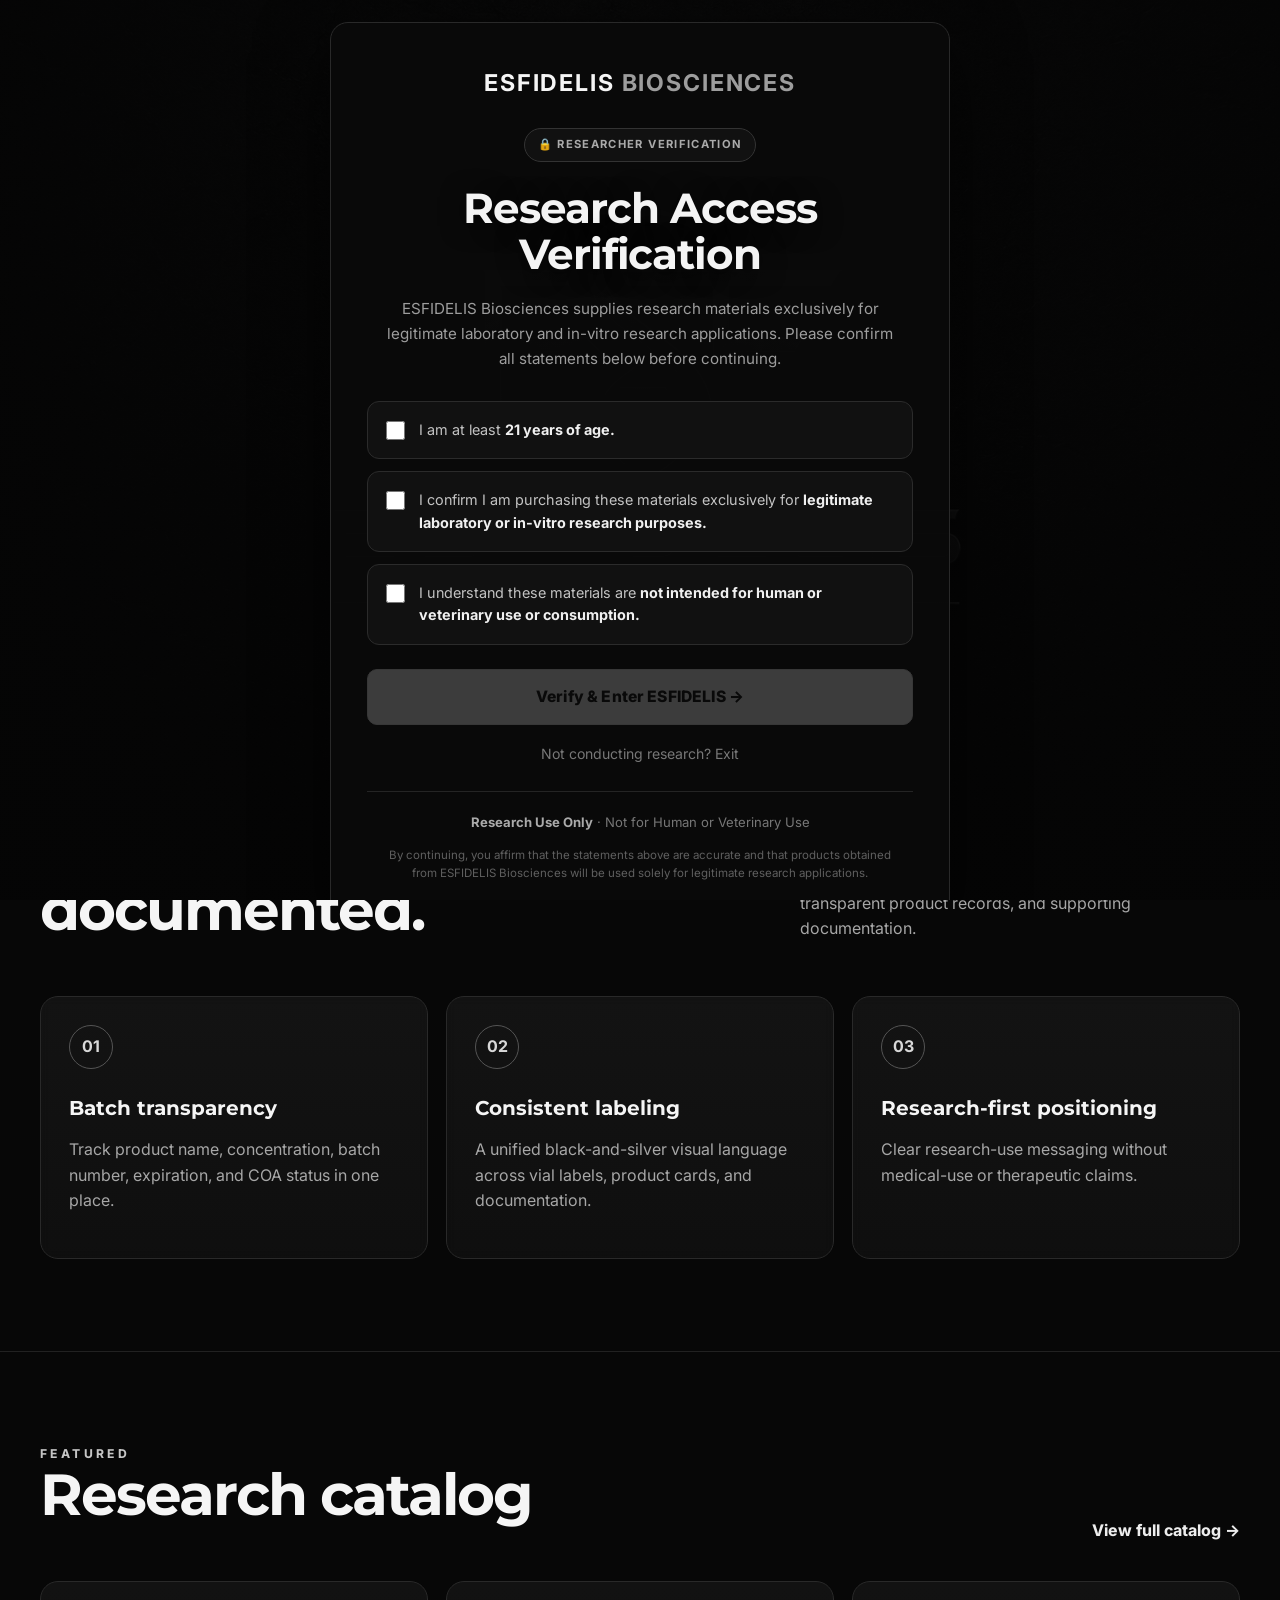
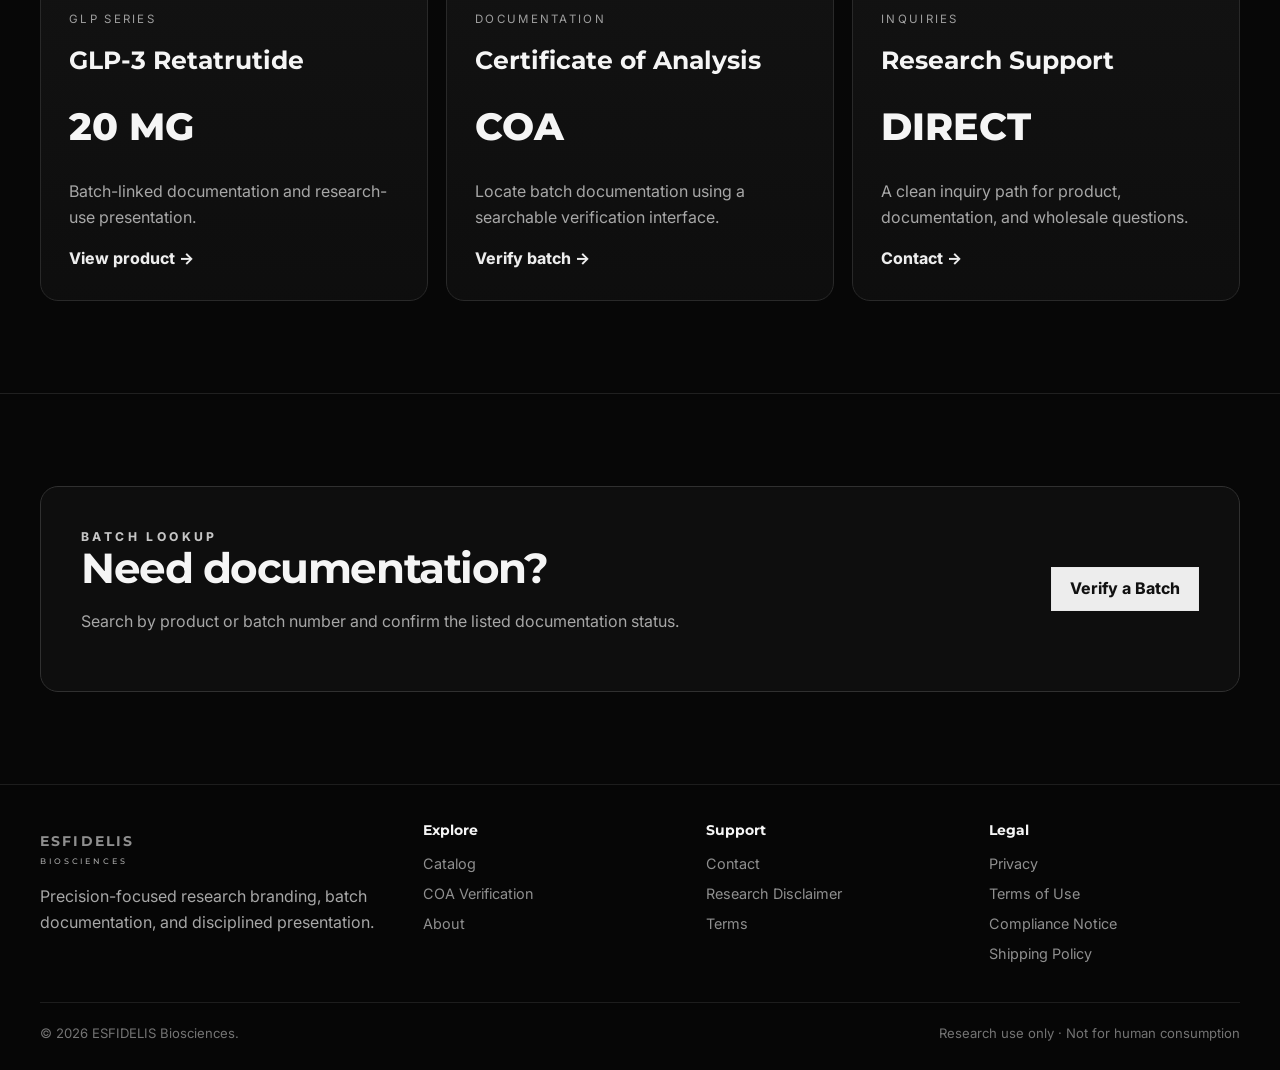
<file: index.html>
<!doctype html>
<html lang="en">
<head>
<meta charset="utf-8"><meta name="viewport" content="width=device-width,initial-scale=1">
<title>ESFIDELIS Biosciences</title>
<meta name="description" content="ESFIDELIS Biosciences — precision, purity, performance. Research-focused compounds and batch documentation.">
<link rel="preconnect" href="https://fonts.googleapis.com">
<link rel="preconnect" href="https://fonts.gstatic.com" crossorigin>
<link href="https://fonts.googleapis.com/css2?family=Inter:wght@400;500;600;700;800&family=Montserrat:wght@500;600;700;800&display=swap" rel="stylesheet">
<link rel="stylesheet" href="styles.css">
<script
  async
  crossorigin="anonymous"
  data-clerk-publishable-key="pk_live_Y2xlcmsuZXNmaWRlbGlzYmlvc2NpZW5jZXMuY29tJA"
  src="https://clerk.esfidelisbiosciences.com/npm/@clerk/clerk-js@latest/dist/clerk.browser.js"
  type="text/javascript">
</script>
</head>
<body>
  <!-- RESEARCHER VERIFICATION GATE -->
  <div class="research-gate" id="researchGate">
    <div class="research-gate-card">

      <div class="research-gate-brand">
        ESFIDELIS <span>BIOSCIENCES</span>
      </div>

      <div class="research-gate-badge">
        🔒 RESEARCHER VERIFICATION
      </div>

      <h1>Research Access Verification</h1>

      <p class="research-gate-intro">
        ESFIDELIS Biosciences supplies research materials exclusively for
        legitimate laboratory and in-vitro research applications.
        Please confirm all statements below before continuing.
      </p>

      <label class="research-check">
        <input type="checkbox" id="ageConfirm">
        <span>
          I am at least <strong>21 years of age.</strong>
        </span>
      </label>

      <label class="research-check">
        <input type="checkbox" id="researchConfirm">
        <span>
          I confirm I am purchasing these materials exclusively for
          <strong>legitimate laboratory or in-vitro research purposes.</strong>
        </span>
      </label>

      <label class="research-check">
        <input type="checkbox" id="useConfirm">
        <span>
          I understand these materials are
          <strong>not intended for human or veterinary use or consumption.</strong>
        </span>
      </label>

      <button
        type="button"
        class="research-enter-btn"
        id="researchEnterBtn"
        disabled>
        Verify & Enter ESFIDELIS →
      </button>

      <a class="research-exit-link" href="https://www.google.com/">
        Not conducting research? Exit
      </a>

      <div class="research-gate-footer">
        <strong>Research Use Only</strong> · Not for Human or Veterinary Use
      </div>

      <p class="research-gate-legal">
        By continuing, you affirm that the statements above are accurate
        and that products obtained from ESFIDELIS Biosciences will be used
        solely for legitimate research applications.
      </p>

    </div>
  </div>
    <div class="announcement">RESEARCH USE ONLY · NOT FOR HUMAN CONSUMPTION</div>
    <header class="header">
      <div class="container nav">
        <a class="logo" href="index.html">ESFIDELIS<small>BIOSCIENCES</small></a>
        <nav class="navlinks">
          <a href="catalog.html">Catalog</a>
          <a href="coa.html">COA</a>
          <a href="about.html">About</a>
          <a href="contact.html">Contact</a>
        </nav>
      <div class="nav-actions">
  <a class="btn secondary small" href="coa.html">Verify Batch</a>
  <button class="btn small" id="accountButton" type="button">Log In</button>
</div>
        <button id="mobileToggle" class="mobile-toggle" aria-label="Menu">Menu</button>
      </div>
      <div id="mobileMenu" class="container mobile-menu">
        <a href="catalog.html">Catalog</a>
        <a href="coa.html">COA</a>
        <a href="about.html">About</a>
        <a href="contact.html">Contact</a>
     <button class="btn small" id="mobileAccountButton" type="button">Log In</button>
      </div>
    </header>
    
<main>
<section class="hero">
  <div class="container hero-grid">
    <div>
      <div class="kicker">PRECISION · PURITY · PERFORMANCE</div>
      <h1>Research, refined.</h1>
      <p class="lead">ESFIDELIS Biosciences pairs a premium scientific identity with transparent batch documentation and a research-first approach.</p>
      <div class="hero-actions">
        <a class="btn" href="catalog.html">Explore Catalog</a>
        <a class="btn secondary" href="coa.html">Verify a Batch</a>
      </div>
      <div class="badges">
        <span class="badge">COA Available</span><span class="badge">Batch Tracked</span><span class="badge">Research Use Only</span>
      </div>
    </div>
    <div class="hero-card"><img src="brand-hero.png" alt="ESFIDELIS Biosciences branding"></div>
  </div>
</section>

<section class="section">
  <div class="container">
    <div class="section-head">
      <div><div class="eyebrow">THE STANDARD</div><h2>Clean, controlled, documented.</h2></div>
      <p class="muted">A brand system designed around consistent labeling, transparent product records, and supporting documentation.</p>
    </div>
    <div class="grid-3">
      <div class="card"><div class="num">01</div><h3>Batch transparency</h3><p class="muted">Track product name, concentration, batch number, expiration, and COA status in one place.</p></div>
      <div class="card"><div class="num">02</div><h3>Consistent labeling</h3><p class="muted">A unified black-and-silver visual language across vial labels, product cards, and documentation.</p></div>
      <div class="card"><div class="num">03</div><h3>Research-first positioning</h3><p class="muted">Clear research-use messaging without medical-use or therapeutic claims.</p></div>
    </div>
  </div>
</section>

<section class="section alt">
  <div class="container">
    <div class="section-head">
      <div><div class="eyebrow">FEATURED</div><h2>Research catalog</h2></div>
      <a class="link" href="catalog.html">View full catalog →</a>
    </div>
    <div class="grid-3">
      <article class="card product-card">
        <div class="product-tag">GLP SERIES</div><h3 class="product-title">GLP-3 Retatrutide</h3><div class="product-dose">20 MG</div>
        <p class="muted">Batch-linked documentation and research-use presentation.</p>
        <a data-product="GLP-3 Retatrutide 20 MG" class="link" href="product-retatrutide.html">View product →</a>
      </article>
      <article class="card product-card">
        <div class="product-tag">DOCUMENTATION</div><h3 class="product-title">Certificate of Analysis</h3><div class="product-dose">COA</div>
        <p class="muted">Locate batch documentation using a searchable verification interface.</p>
        <a class="link" href="coa.html">Verify batch →</a>
      </article>
      <article class="card product-card">
        <div class="product-tag">INQUIRIES</div><h3 class="product-title">Research Support</h3><div class="product-dose">DIRECT</div>
        <p class="muted">A clean inquiry path for product, documentation, and wholesale questions.</p>
        <a class="link" href="contact.html">Contact →</a>
      </article>
    </div>
  </div>
</section>

<section class="section">
  <div class="container">
    <div class="cta">
      <div><div class="eyebrow">BATCH LOOKUP</div><h2 style="font-size:2.6rem">Need documentation?</h2><p class="muted">Search by product or batch number and confirm the listed documentation status.</p></div>
      <a class="btn" href="coa.html">Verify a Batch</a>
    </div>
  </div>
</section>
</main>

    <footer class="footer">
      <div class="container">
        <div class="footer-grid">
          <div>
            <a class="logo" href="index.html">ESFIDELIS<small>BIOSCIENCES</small></a>
            <p class="muted">Precision-focused research branding, batch documentation, and disciplined presentation.</p>
          </div>
          <div>
            <h4>Explore</h4>
            <a href="catalog.html">Catalog</a>
            <a href="coa.html">COA Verification</a>
            <a href="about.html">About</a>
          </div>
          <div>
            <h4>Support</h4>
            <a href="contact.html">Contact</a>
            <a href="disclaimer.html">Research Disclaimer</a>
            <a href="terms.html">Terms</a>
          </div>
          <div>
            <h4>Legal</h4>
            <a href="privacy.html">Privacy</a>
            <a href="terms.html">Terms of Use</a>
            <a href="disclaimer.html">Compliance Notice</a>
            <a href="shipping.html">Shipping Policy</a>
          </div>
        </div>
        <div class="footer-bottom">
          <div>© <span id="year"></span> ESFIDELIS Biosciences.</div>
          <div>Research use only · Not for human consumption</div>
        </div>
      </div>
    </footer>
    
<script src="script.js"></script>
<script>
  window.addEventListener('load', async function () {
    await Clerk.load({
      ui: { ClerkUI: window.__internal_ClerkUICtor },
    });

    const accountButton = document.getElementById('accountButton');
    const mobileAccountButton = document.getElementById('mobileAccountButton');

    function setupAccountButton(button) {
      if (!button) return;

      if (Clerk.isSignedIn) {
        button.textContent = 'Account';

        button.addEventListener('click', function () {
          Clerk.openUserProfile();
        });
      } else {
        button.textContent = 'Log In';

        button.addEventListener('click', function () {
          Clerk.openSignIn();
        });
      }
    }

    setupAccountButton(accountButton);
    setupAccountButton(mobileAccountButton);
  });
</script>
 </body></html>
</file>
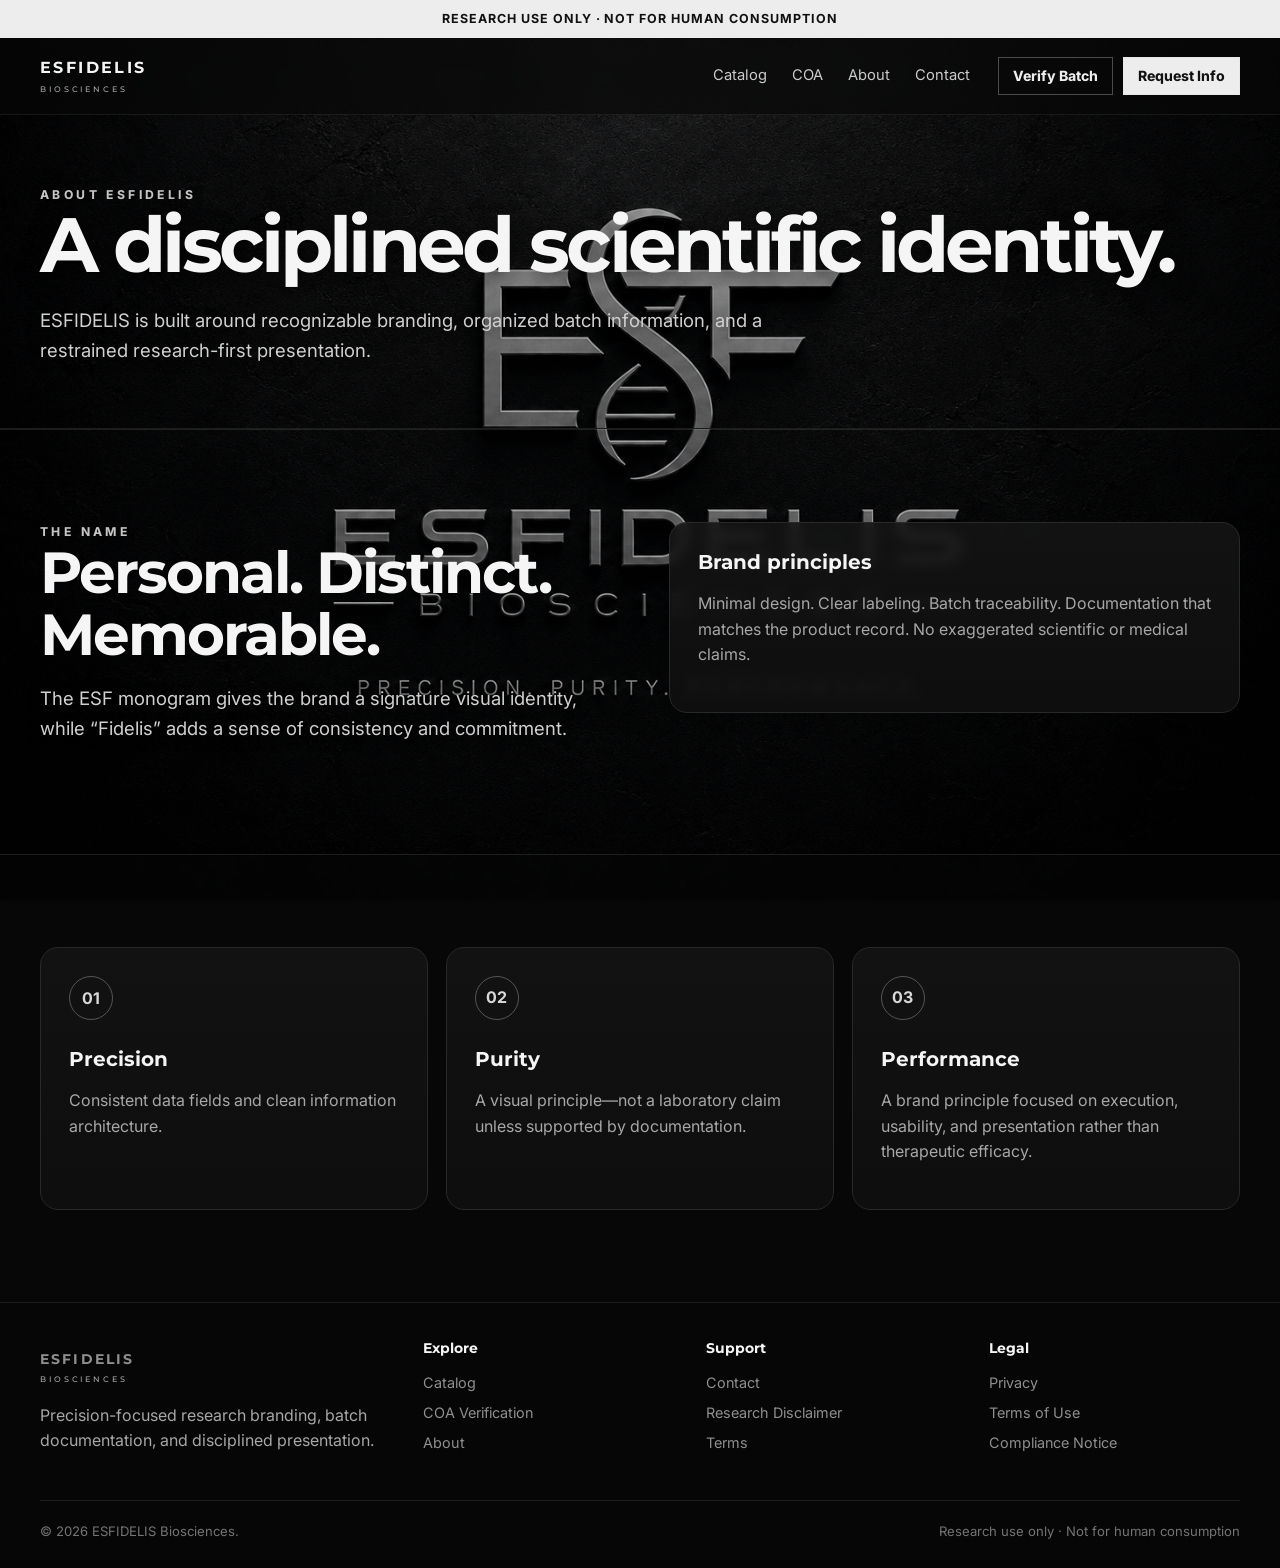
<file: about.html>
<!doctype html><html lang="en"><head>
<meta charset="utf-8"><meta name="viewport" content="width=device-width,initial-scale=1">
<title>About | ESFIDELIS Biosciences</title><link rel="stylesheet" href="styles.css">
<link href="https://fonts.googleapis.com/css2?family=Inter:wght@400;500;600;700;800&family=Montserrat:wght@500;600;700;800&display=swap" rel="stylesheet">
</head><body>
    <div class="announcement">RESEARCH USE ONLY · NOT FOR HUMAN CONSUMPTION</div>
    <header class="header">
      <div class="container nav">
        <a class="logo" href="index.html">ESFIDELIS<small>BIOSCIENCES</small></a>
        <nav class="navlinks">
          <a href="catalog.html">Catalog</a>
          <a href="coa.html">COA</a>
          <a href="about.html">About</a>
          <a href="contact.html">Contact</a>
        </nav>
        <div class="nav-actions">
          <a class="btn secondary small" href="coa.html">Verify Batch</a>
          <a class="btn small" href="contact.html">Request Info</a>
        </div>
        <button id="mobileToggle" class="mobile-toggle" aria-label="Menu">Menu</button>
      </div>
      <div id="mobileMenu" class="container mobile-menu">
        <a href="catalog.html">Catalog</a>
        <a href="coa.html">COA</a>
        <a href="about.html">About</a>
        <a href="contact.html">Contact</a>
      </div>
    </header>
    
<section class="page-hero"><div class="container"><div class="eyebrow">ABOUT ESFIDELIS</div><h1 style="font-size:clamp(3rem,6vw,5.8rem)">A disciplined scientific identity.</h1><p class="lead">ESFIDELIS is built around recognizable branding, organized batch information, and a restrained research-first presentation.</p></div></section>
<section class="section"><div class="container two-col">
<div><div class="eyebrow">THE NAME</div><h2>Personal. Distinct. Memorable.</h2><p class="lead">The ESF monogram gives the brand a signature visual identity, while “Fidelis” adds a sense of consistency and commitment.</p></div>
<div class="card"><h3>Brand principles</h3><p class="muted">Minimal design. Clear labeling. Batch traceability. Documentation that matches the product record. No exaggerated scientific or medical claims.</p></div>
</div></section>
<section class="section alt"><div class="container"><div class="grid-3">
<div class="card"><div class="num">01</div><h3>Precision</h3><p class="muted">Consistent data fields and clean information architecture.</p></div>
<div class="card"><div class="num">02</div><h3>Purity</h3><p class="muted">A visual principle—not a laboratory claim unless supported by documentation.</p></div>
<div class="card"><div class="num">03</div><h3>Performance</h3><p class="muted">A brand principle focused on execution, usability, and presentation rather than therapeutic efficacy.</p></div>
</div></div></section>

    <footer class="footer">
      <div class="container">
        <div class="footer-grid">
          <div>
            <a class="logo" href="index.html">ESFIDELIS<small>BIOSCIENCES</small></a>
            <p class="muted">Precision-focused research branding, batch documentation, and disciplined presentation.</p>
          </div>
          <div>
            <h4>Explore</h4>
            <a href="catalog.html">Catalog</a>
            <a href="coa.html">COA Verification</a>
            <a href="about.html">About</a>
          </div>
          <div>
            <h4>Support</h4>
            <a href="contact.html">Contact</a>
            <a href="disclaimer.html">Research Disclaimer</a>
            <a href="terms.html">Terms</a>
          </div>
          <div>
            <h4>Legal</h4>
            <a href="privacy.html">Privacy</a>
            <a href="terms.html">Terms of Use</a>
            <a href="disclaimer.html">Compliance Notice</a>
          </div>
        </div>
        <div class="footer-bottom">
          <div>© <span id="year"></span> ESFIDELIS Biosciences.</div>
          <div>Research use only · Not for human consumption</div>
        </div>
      </div>
    </footer>
    <script src="script.js"></script></body></html>
</file>
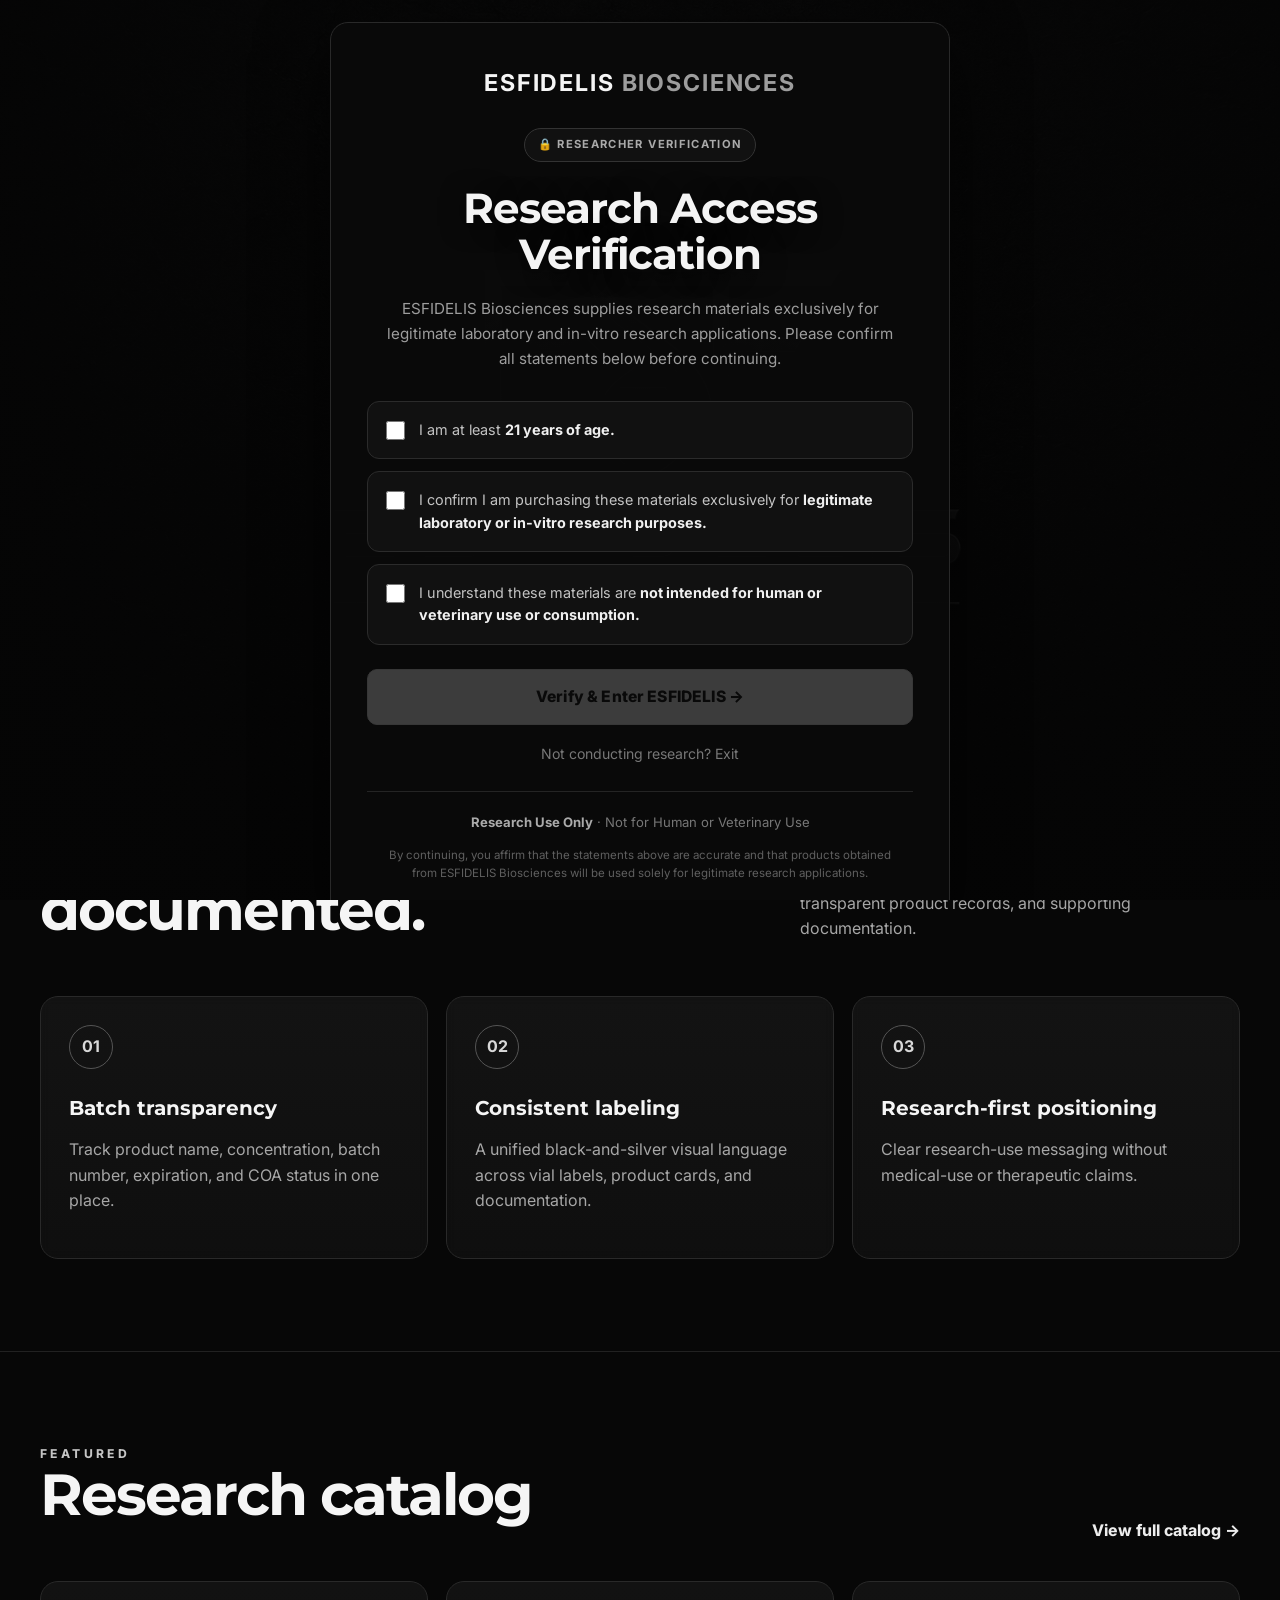
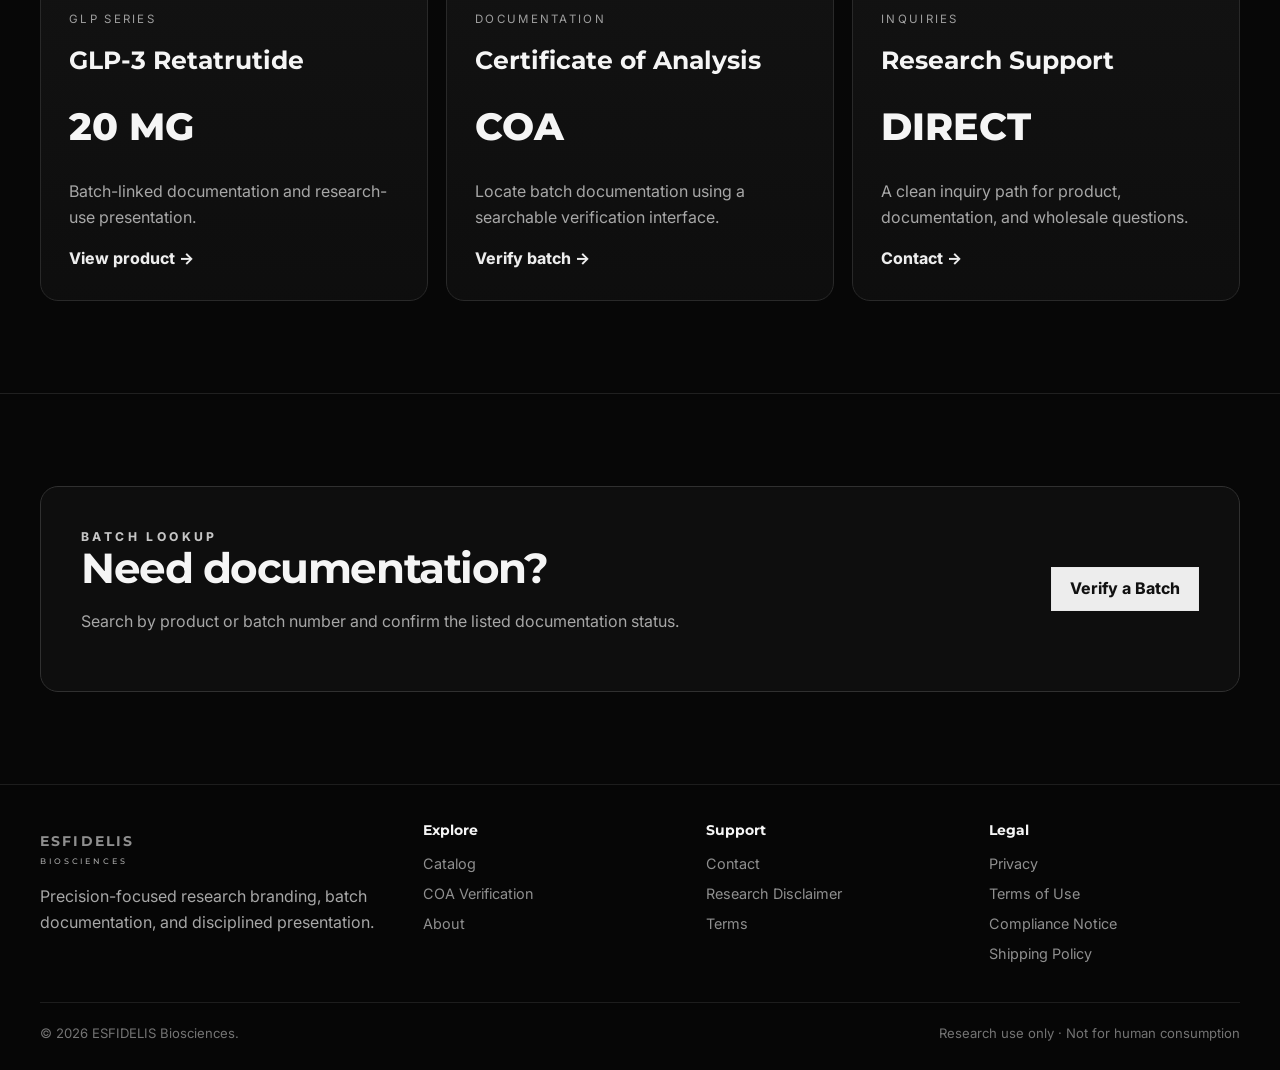
<file: catalog.html>
<!doctype html><html lang="en"><head>
<meta charset="utf-8"><meta name="viewport" content="width=device-width,initial-scale=1">
<title>Catalog | ESFIDELIS Biosciences</title><link rel="stylesheet" href="styles.css">
<link href="https://fonts.googleapis.com/css2?family=Inter:wght@400;500;600;700;800&family=Montserrat:wght@500;600;700;800&display=swap" rel="stylesheet">
<script>
  (() => {
    if (sessionStorage.getItem('esfResearchVerified') !== 'true') {
      sessionStorage.setItem(
        'esfResearchReturn',
        window.location.href
      );

      window.location.replace('index.html');
    }
  })();
</script>
</head><body>
    <div class="announcement">RESEARCH USE ONLY · NOT FOR HUMAN CONSUMPTION</div>
    <header class="header">
      <div class="container nav">
        <a class="logo" href="index.html">ESFIDELIS<small>BIOSCIENCES</small></a>
        <nav class="navlinks">
          <a href="catalog.html">Catalog</a>
          <a href="coa.html">COA</a>
          <a href="about.html">About</a>
          <a href="contact.html">Contact</a>
        </nav>
        <div class="nav-actions">
          <a class="btn secondary small" href="coa.html">Verify Batch</a>
          <a class="btn small" href="contact.html">Request Info</a>
        </div>
        <button id="mobileToggle" class="mobile-toggle" aria-label="Menu">Menu</button>
      </div>
      <div id="mobileMenu" class="container mobile-menu">
        <a href="catalog.html">Catalog</a>
        <a href="coa.html">COA</a>
        <a href="about.html">About</a>
        <a href="contact.html">Contact</a>
      </div>
    </header>
    
<section class="page-hero"><div class="container"><div class="eyebrow">CATALOG</div><h1 style="font-size:clamp(3rem,6vw,5.8rem)">Research compounds.</h1><p class="lead">Product information is presented for research-oriented inquiries and documentation workflows.</p></div></section>
<section class="section"><div class="container">
<div class="grid-3">
<article class="card product-card">
  <div class="product-tag">GLP SERIES</div>

  <img
    src="retatrutide-20mg.PNG"
    alt="ESFIDELIS GLP-3 Retatrutide 20 MG"
    class="product-image"
  >

  <h3>GLP-3 Retatrutide</h3>

  <div class="product-meta">
    <div>
      <span>Strength</span>
      <strong>20 MG</strong>
    </div>
    <div>
      <span>Documentation</span>
<strong>Pending</strong>
    </div>
  </div>

  <p class="muted">
  Research-use product. Independent batch documentation pending.
</p>

  <a
    data-product="GLP-3 Retatrutide 20 MG"
    class="btn"
    href="product-retatrutide.html"
  >
    View Product
  </a>
</article>
<article class="card product-card">
<div class="product-tag">COMING SOON</div><h3 class="product-title">Additional Research Compound</h3><div class="product-dose">TBD</div>
<p class="muted">Reserve this card for a compound only after verified product and documentation details are finalized.</p>
<a class="btn secondary small" href="contact.html">Request Info</a>
</article>
<article class="card product-card">
<div class="product-tag">DOCUMENTATION</div><h3 class="product-title">COA Verification</h3><div class="product-dose">BATCH</div>
<p class="muted">Search records by product, batch, concentration, or expiration.</p>
<a class="btn secondary small" href="coa.html">Open Verification</a>
</article>
</div>
<p class="notice" style="margin-top:28px">Research use only. Not for human consumption. Product descriptions on this demo site intentionally avoid therapeutic, dosing, efficacy, or human-use claims.</p>
</div></section>

    <footer class="footer">
      <div class="container">
        <div class="footer-grid">
          <div>
            <a class="logo" href="index.html">ESFIDELIS<small>BIOSCIENCES</small></a>
            <p class="muted">Precision-focused research branding, batch documentation, and disciplined presentation.</p>
          </div>
          <div>
            <h4>Explore</h4>
            <a href="catalog.html">Catalog</a>
            <a href="coa.html">COA Verification</a>
            <a href="about.html">About</a>
          </div>
          <div>
            <h4>Support</h4>
            <a href="contact.html">Contact</a>
            <a href="disclaimer.html">Research Disclaimer</a>
            <a href="terms.html">Terms</a>
          </div>
          <div>
            <h4>Legal</h4>
            <a href="privacy.html">Privacy</a>
            <a href="terms.html">Terms of Use</a>
            <a href="disclaimer.html">Compliance Notice</a>
          </div>
        </div>
        <div class="footer-bottom">
          <div>© <span id="year"></span> ESFIDELIS Biosciences.</div>
          <div>Research use only · Not for human consumption</div>
        </div>
      </div>
    </footer>
    <script src="script.js"></script></body></html>
</file>
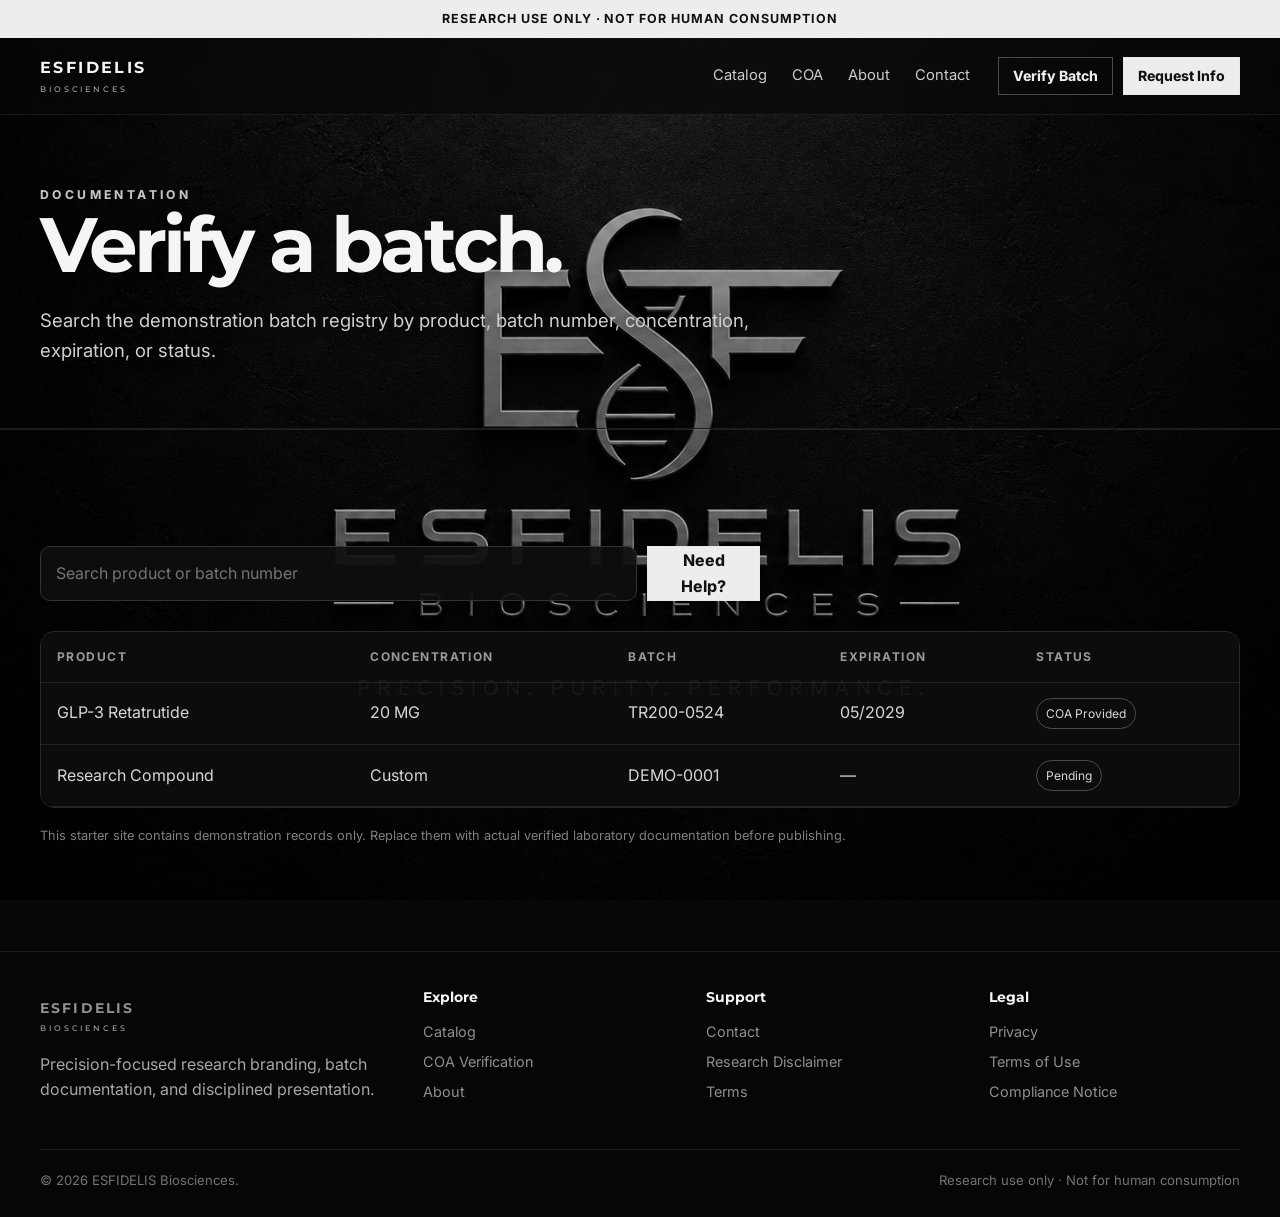
<file: coa.html>
<!doctype html><html lang="en"><head>
<meta charset="utf-8"><meta name="viewport" content="width=device-width,initial-scale=1">
<title>COA Verification | ESFIDELIS Biosciences</title><link rel="stylesheet" href="styles.css">
<link href="https://fonts.googleapis.com/css2?family=Inter:wght@400;500;600;700;800&family=Montserrat:wght@500;600;700;800&display=swap" rel="stylesheet">
</head><body>
    <div class="announcement">RESEARCH USE ONLY · NOT FOR HUMAN CONSUMPTION</div>
    <header class="header">
      <div class="container nav">
        <a class="logo" href="index.html">ESFIDELIS<small>BIOSCIENCES</small></a>
        <nav class="navlinks">
          <a href="catalog.html">Catalog</a>
          <a href="coa.html">COA</a>
          <a href="about.html">About</a>
          <a href="contact.html">Contact</a>
        </nav>
        <div class="nav-actions">
          <a class="btn secondary small" href="coa.html">Verify Batch</a>
          <a class="btn small" href="contact.html">Request Info</a>
        </div>
        <button id="mobileToggle" class="mobile-toggle" aria-label="Menu">Menu</button>
      </div>
      <div id="mobileMenu" class="container mobile-menu">
        <a href="catalog.html">Catalog</a>
        <a href="coa.html">COA</a>
        <a href="about.html">About</a>
        <a href="contact.html">Contact</a>
      </div>
    </header>
    
<section class="page-hero"><div class="container"><div class="eyebrow">DOCUMENTATION</div><h1 style="font-size:clamp(3rem,6vw,5.8rem)">Verify a batch.</h1><p class="lead">Search the demonstration batch registry by product, batch number, concentration, expiration, or status.</p></div></section>
<section class="section"><div class="container">
<div class="coa-search"><input id="coaSearch" class="field" placeholder="Search product or batch number"><a class="btn" href="contact.html">Need Help?</a></div>
<div class="table-wrap"><table><thead><tr><th>Product</th><th>Concentration</th><th>Batch</th><th>Expiration</th><th>Status</th></tr></thead><tbody id="coaBody"></tbody></table></div>
<p class="notice" style="margin-top:18px">This starter site contains demonstration records only. Replace them with actual verified laboratory documentation before publishing.</p>
</div></section>

    <footer class="footer">
      <div class="container">
        <div class="footer-grid">
          <div>
            <a class="logo" href="index.html">ESFIDELIS<small>BIOSCIENCES</small></a>
            <p class="muted">Precision-focused research branding, batch documentation, and disciplined presentation.</p>
          </div>
          <div>
            <h4>Explore</h4>
            <a href="catalog.html">Catalog</a>
            <a href="coa.html">COA Verification</a>
            <a href="about.html">About</a>
          </div>
          <div>
            <h4>Support</h4>
            <a href="contact.html">Contact</a>
            <a href="disclaimer.html">Research Disclaimer</a>
            <a href="terms.html">Terms</a>
          </div>
          <div>
            <h4>Legal</h4>
            <a href="privacy.html">Privacy</a>
            <a href="terms.html">Terms of Use</a>
            <a href="disclaimer.html">Compliance Notice</a>
          </div>
        </div>
        <div class="footer-bottom">
          <div>© <span id="year"></span> ESFIDELIS Biosciences.</div>
          <div>Research use only · Not for human consumption</div>
        </div>
      </div>
    </footer>
    <script src="script.js"></script></body></html>
</file>
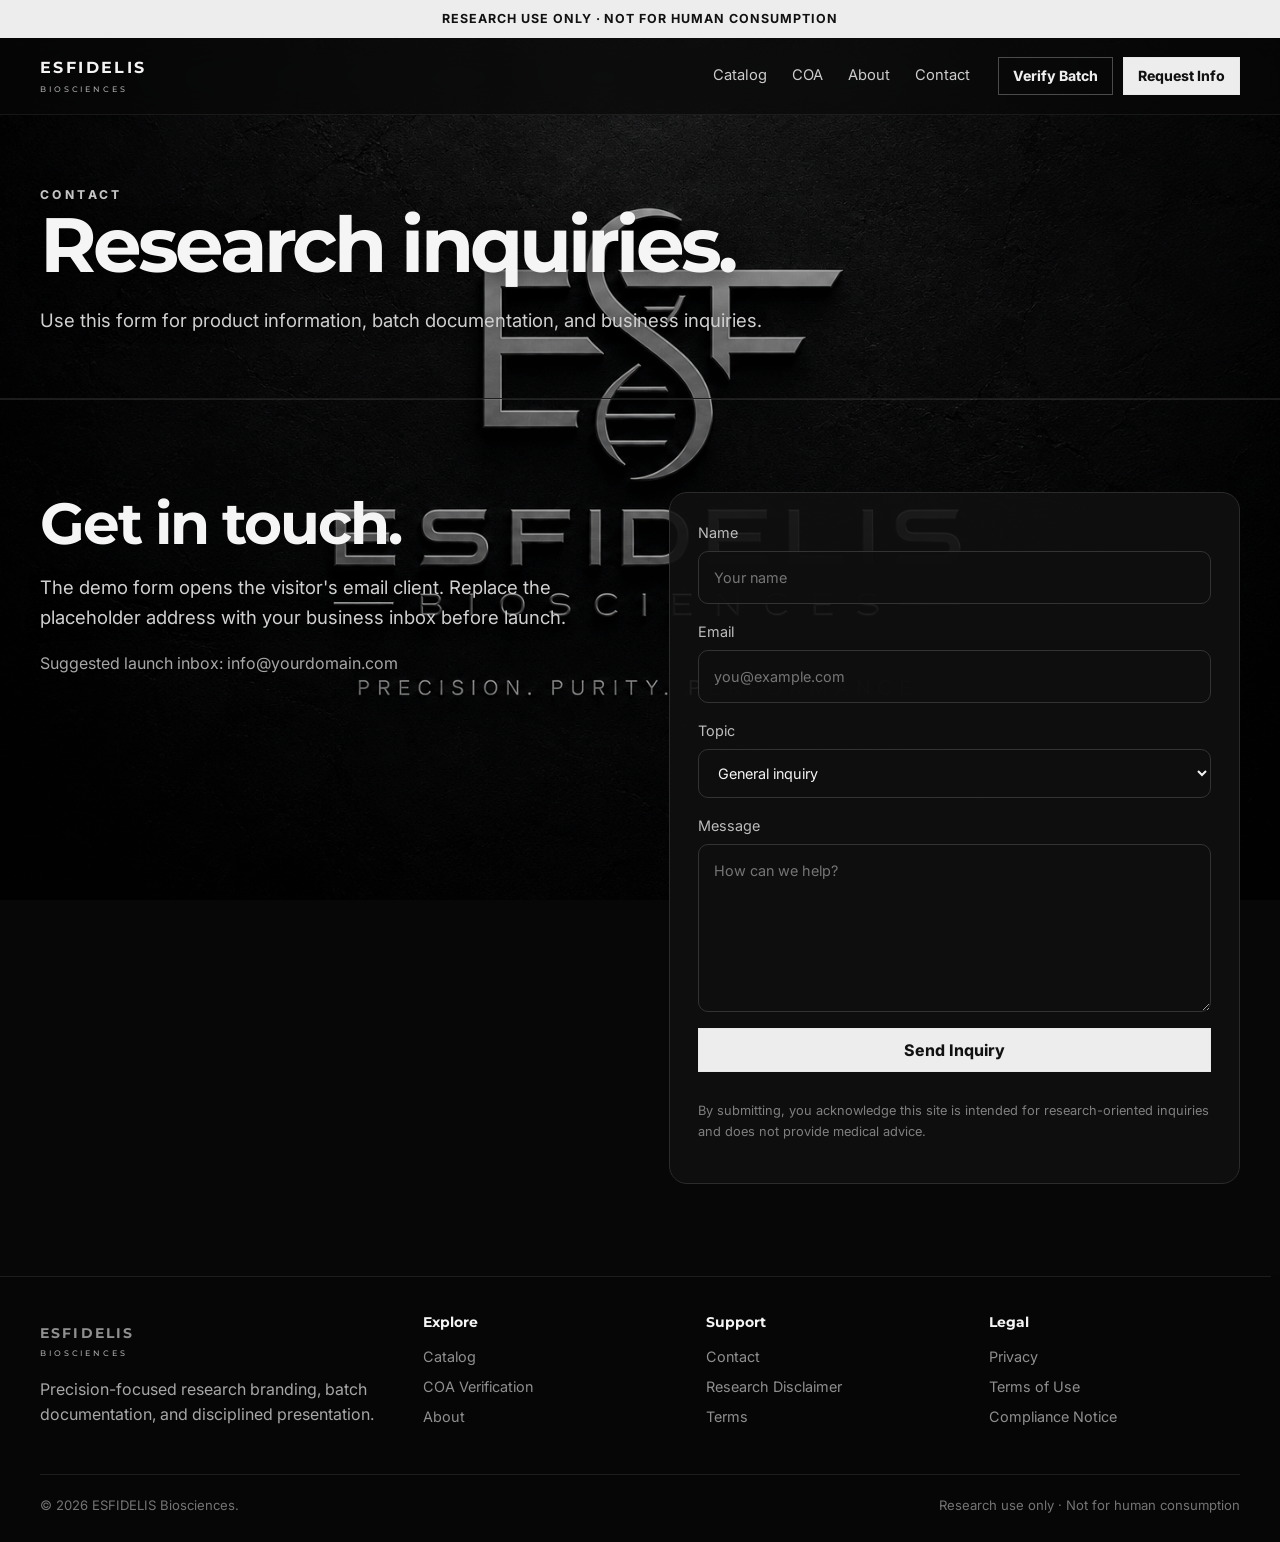
<file: contact.html>
<!doctype html><html lang="en"><head>
<meta charset="utf-8"><meta name="viewport" content="width=device-width,initial-scale=1">
<title>Contact | ESFIDELIS Biosciences</title><link rel="stylesheet" href="styles.css">
<link href="https://fonts.googleapis.com/css2?family=Inter:wght@400;500;600;700;800&family=Montserrat:wght@500;600;700;800&display=swap" rel="stylesheet">
</head><body>
    <div class="announcement">RESEARCH USE ONLY · NOT FOR HUMAN CONSUMPTION</div>
    <header class="header">
      <div class="container nav">
        <a class="logo" href="index.html">ESFIDELIS<small>BIOSCIENCES</small></a>
        <nav class="navlinks">
          <a href="catalog.html">Catalog</a>
          <a href="coa.html">COA</a>
          <a href="about.html">About</a>
          <a href="contact.html">Contact</a>
        </nav>
        <div class="nav-actions">
          <a class="btn secondary small" href="coa.html">Verify Batch</a>
          <a class="btn small" href="contact.html">Request Info</a>
        </div>
        <button id="mobileToggle" class="mobile-toggle" aria-label="Menu">Menu</button>
      </div>
      <div id="mobileMenu" class="container mobile-menu">
        <a href="catalog.html">Catalog</a>
        <a href="coa.html">COA</a>
        <a href="about.html">About</a>
        <a href="contact.html">Contact</a>
      </div>
    </header>
    
<section class="page-hero"><div class="container"><div class="eyebrow">CONTACT</div><h1 style="font-size:clamp(3rem,6vw,5.8rem)">Research inquiries.</h1><p class="lead">Use this form for product information, batch documentation, and business inquiries.</p></div></section>
<section class="section"><div class="container two-col">
<div><h2>Get in touch.</h2><p class="lead">The demo form opens the visitor's email client. Replace the placeholder address with your business inbox before launch.</p><p class="muted">Suggested launch inbox: info@yourdomain.com</p></div>
<div class="form-card">
<form id="contactForm" class="form-grid">
<label>Name<input id="name" class="field" required placeholder="Your name"></label>
<label>Email<input id="email" class="field" type="email" required placeholder="you@example.com"></label>
<label>Topic<select id="product"><option value="">General inquiry</option><option>GLP-3 Retatrutide 20 MG</option><option>COA / Batch Documentation</option><option>Wholesale / Business</option></select></label>
<label>Message<textarea id="message" rows="6" placeholder="How can we help?"></textarea></label>
<button class="btn" type="submit">Send Inquiry</button>
<p class="notice">By submitting, you acknowledge this site is intended for research-oriented inquiries and does not provide medical advice.</p>
</form>
</div></div></section>

    <footer class="footer">
      <div class="container">
        <div class="footer-grid">
          <div>
            <a class="logo" href="index.html">ESFIDELIS<small>BIOSCIENCES</small></a>
            <p class="muted">Precision-focused research branding, batch documentation, and disciplined presentation.</p>
          </div>
          <div>
            <h4>Explore</h4>
            <a href="catalog.html">Catalog</a>
            <a href="coa.html">COA Verification</a>
            <a href="about.html">About</a>
          </div>
          <div>
            <h4>Support</h4>
            <a href="contact.html">Contact</a>
            <a href="disclaimer.html">Research Disclaimer</a>
            <a href="terms.html">Terms</a>
          </div>
          <div>
            <h4>Legal</h4>
            <a href="privacy.html">Privacy</a>
            <a href="terms.html">Terms of Use</a>
            <a href="disclaimer.html">Compliance Notice</a>
          </div>
        </div>
        <div class="footer-bottom">
          <div>© <span id="year"></span> ESFIDELIS Biosciences.</div>
          <div>Research use only · Not for human consumption</div>
        </div>
      </div>
    </footer>
    <script src="script.js"></script></body></html>
</file>
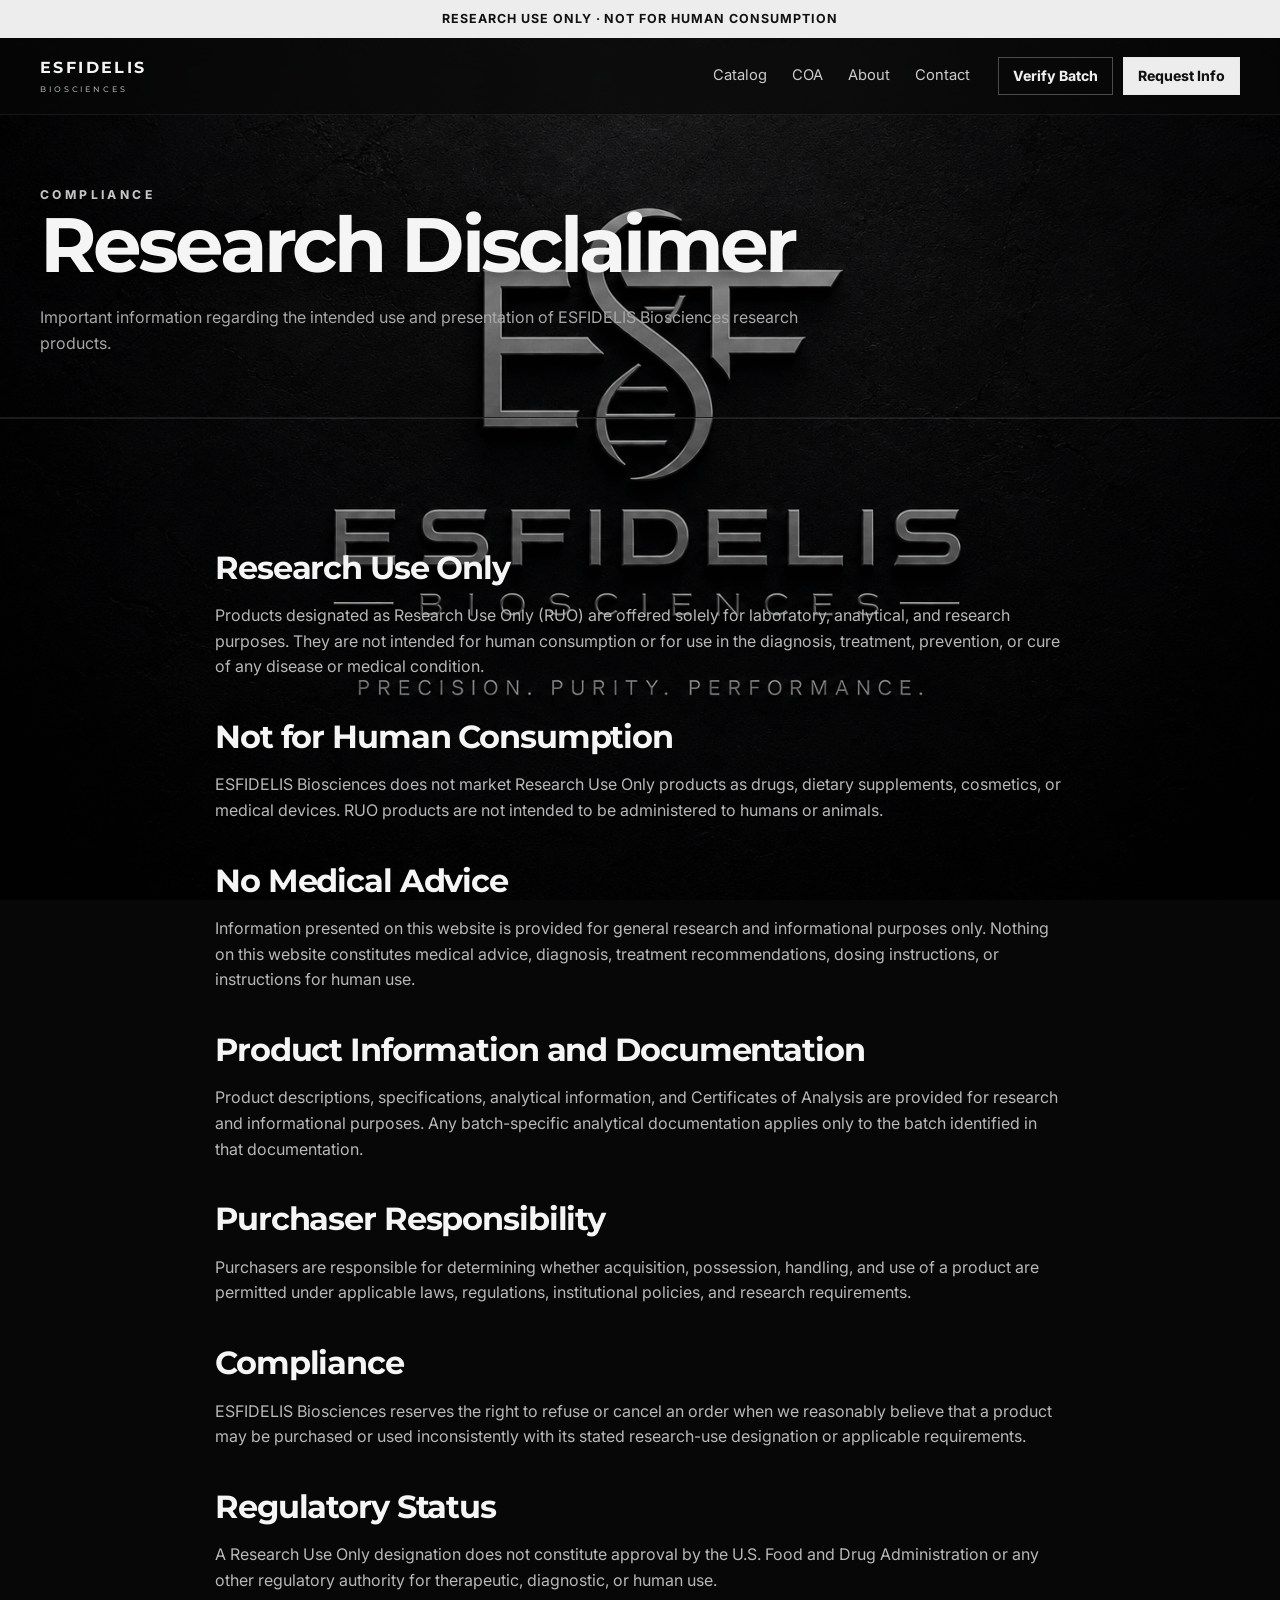
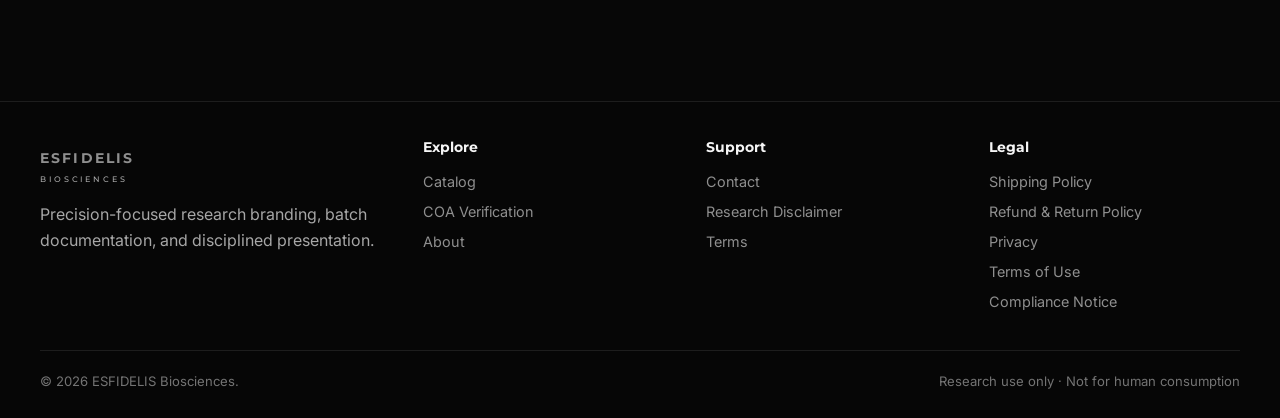
<file: disclaimer.html>
<!doctype html><html lang="en"><head>
<meta charset="utf-8"><meta name="viewport" content="width=device-width,initial-scale=1">
<title>Research Disclaimer | ESFIDELIS Biosciences</title><link rel="stylesheet" href="styles.css">
<link href="https://fonts.googleapis.com/css2?family=Inter:wght@400;500;600;700;800&family=Montserrat:wght@500;600;700;800&display=swap" rel="stylesheet">
</head><body>
    <div class="announcement">RESEARCH USE ONLY · NOT FOR HUMAN CONSUMPTION</div>
    <header class="header">
      <div class="container nav">
        <a class="logo" href="index.html">ESFIDELIS<small>BIOSCIENCES</small></a>
        <nav class="navlinks">
          <a href="catalog.html">Catalog</a>
          <a href="coa.html">COA</a>
          <a href="about.html">About</a>
          <a href="contact.html">Contact</a>
        </nav>
        <div class="nav-actions">
          <a class="btn secondary small" href="coa.html">Verify Batch</a>
          <a class="btn small" href="contact.html">Request Info</a>
        </div>
        <button id="mobileToggle" class="mobile-toggle" aria-label="Menu">Menu</button>
      </div>
      <div id="mobileMenu" class="container mobile-menu">
        <a href="catalog.html">Catalog</a>
        <a href="coa.html">COA</a>
        <a href="about.html">About</a>
        <a href="contact.html">Contact</a>
      </div>
    </header>
    
<section class="page-hero">
    <div class="container">
        <div class="eyebrow">COMPLIANCE</div>
        <h1 style="font-size:clamp(3rem,6vw,5.8rem)">Research Disclaimer</h1>
        <p class="muted">Important information regarding the intended use and presentation of ESFIDELIS Biosciences research products.</p>
    </div>
</section>

<section class="section">
    <div class="container legal">

        <h2>Research Use Only</h2>
        <p>
            Products designated as Research Use Only (RUO) are offered solely for laboratory, analytical, and research purposes. They are not intended for human consumption or for use in the diagnosis, treatment, prevention, or cure of any disease or medical condition.
        </p>

        <h2>Not for Human Consumption</h2>
        <p>
            ESFIDELIS Biosciences does not market Research Use Only products as drugs, dietary supplements, cosmetics, or medical devices. RUO products are not intended to be administered to humans or animals.
        </p>

        <h2>No Medical Advice</h2>
        <p>
            Information presented on this website is provided for general research and informational purposes only. Nothing on this website constitutes medical advice, diagnosis, treatment recommendations, dosing instructions, or instructions for human use.
        </p>

        <h2>Product Information and Documentation</h2>
        <p>
            Product descriptions, specifications, analytical information, and Certificates of Analysis are provided for research and informational purposes. Any batch-specific analytical documentation applies only to the batch identified in that documentation.
        </p>

        <h2>Purchaser Responsibility</h2>
        <p>
            Purchasers are responsible for determining whether acquisition, possession, handling, and use of a product are permitted under applicable laws, regulations, institutional policies, and research requirements.
        </p>

        <h2>Compliance</h2>
        <p>
            ESFIDELIS Biosciences reserves the right to refuse or cancel an order when we reasonably believe that a product may be purchased or used inconsistently with its stated research-use designation or applicable requirements.
        </p>

        <h2>Regulatory Status</h2>
        <p>
            A Research Use Only designation does not constitute approval by the U.S. Food and Drug Administration or any other regulatory authority for therapeutic, diagnostic, or human use.
        </p>

    </div>
</section>
 <footer class="footer">
      <div class="container">
        <div class="footer-grid">
          <div>
            <a class="logo" href="index.html">ESFIDELIS<small>BIOSCIENCES</small></a>
            <p class="muted">Precision-focused research branding, batch documentation, and disciplined presentation.</p>
          </div>
          <div>
            <h4>Explore</h4>
            <a href="catalog.html">Catalog</a>
            <a href="coa.html">COA Verification</a>
            <a href="about.html">About</a>
          </div>
          <div>
            <h4>Support</h4>
            <a href="contact.html">Contact</a>
            <a href="disclaimer.html">Research Disclaimer</a>
            <a href="terms.html">Terms</a>
          </div>
          <div>
              <h4>Legal</h4>
              <a href="shipping.html">Shipping Policy</a>
              <a href="refund.html">Refund &amp; Return Policy</a>
              <a href="privacy.html">Privacy</a>
              <a href="terms.html">Terms of Use</a>
              <a href="disclaimer.html">Compliance Notice</a>
         </div>
        </div>
        <div class="footer-bottom">
          <div>© <span id="year"></span> ESFIDELIS Biosciences.</div>
          <div>Research use only · Not for human consumption</div>
        </div>
      </div>
    </footer>
    <script src="script.js"></script></body></html>
</file>
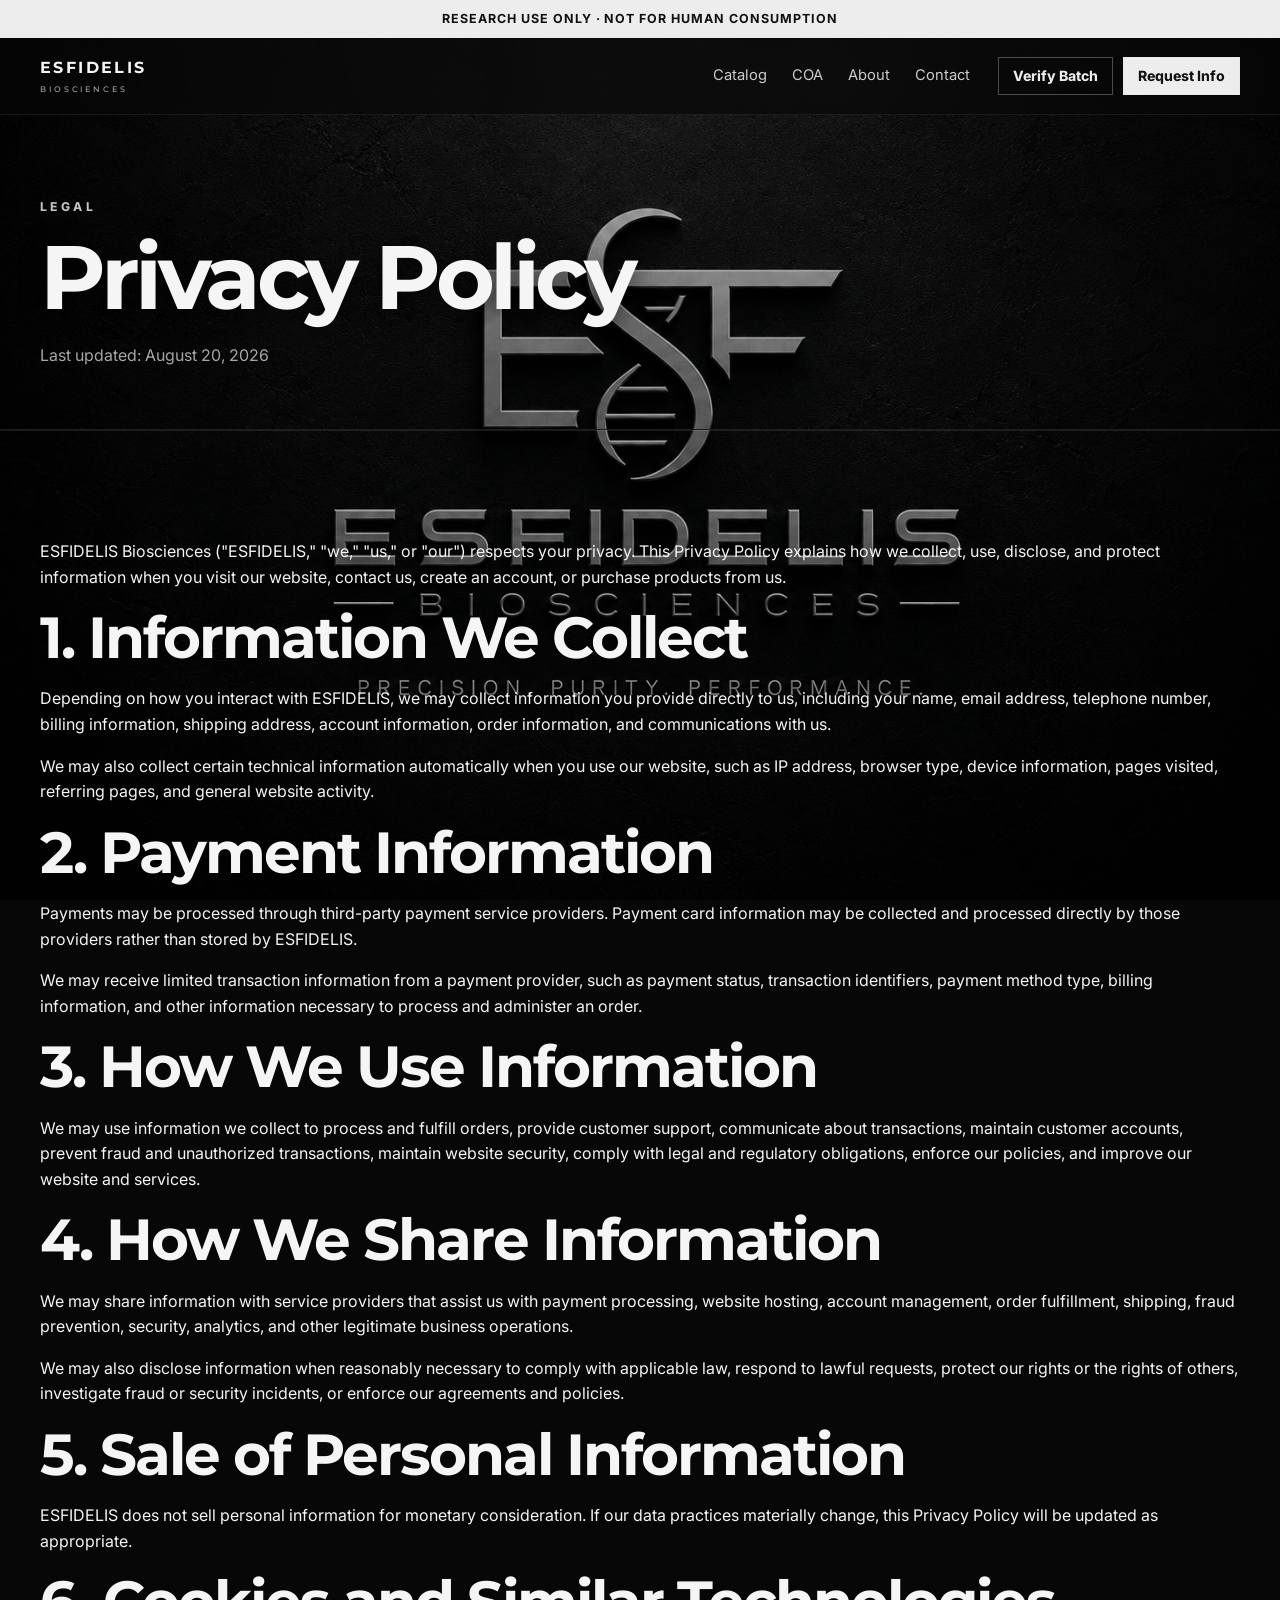
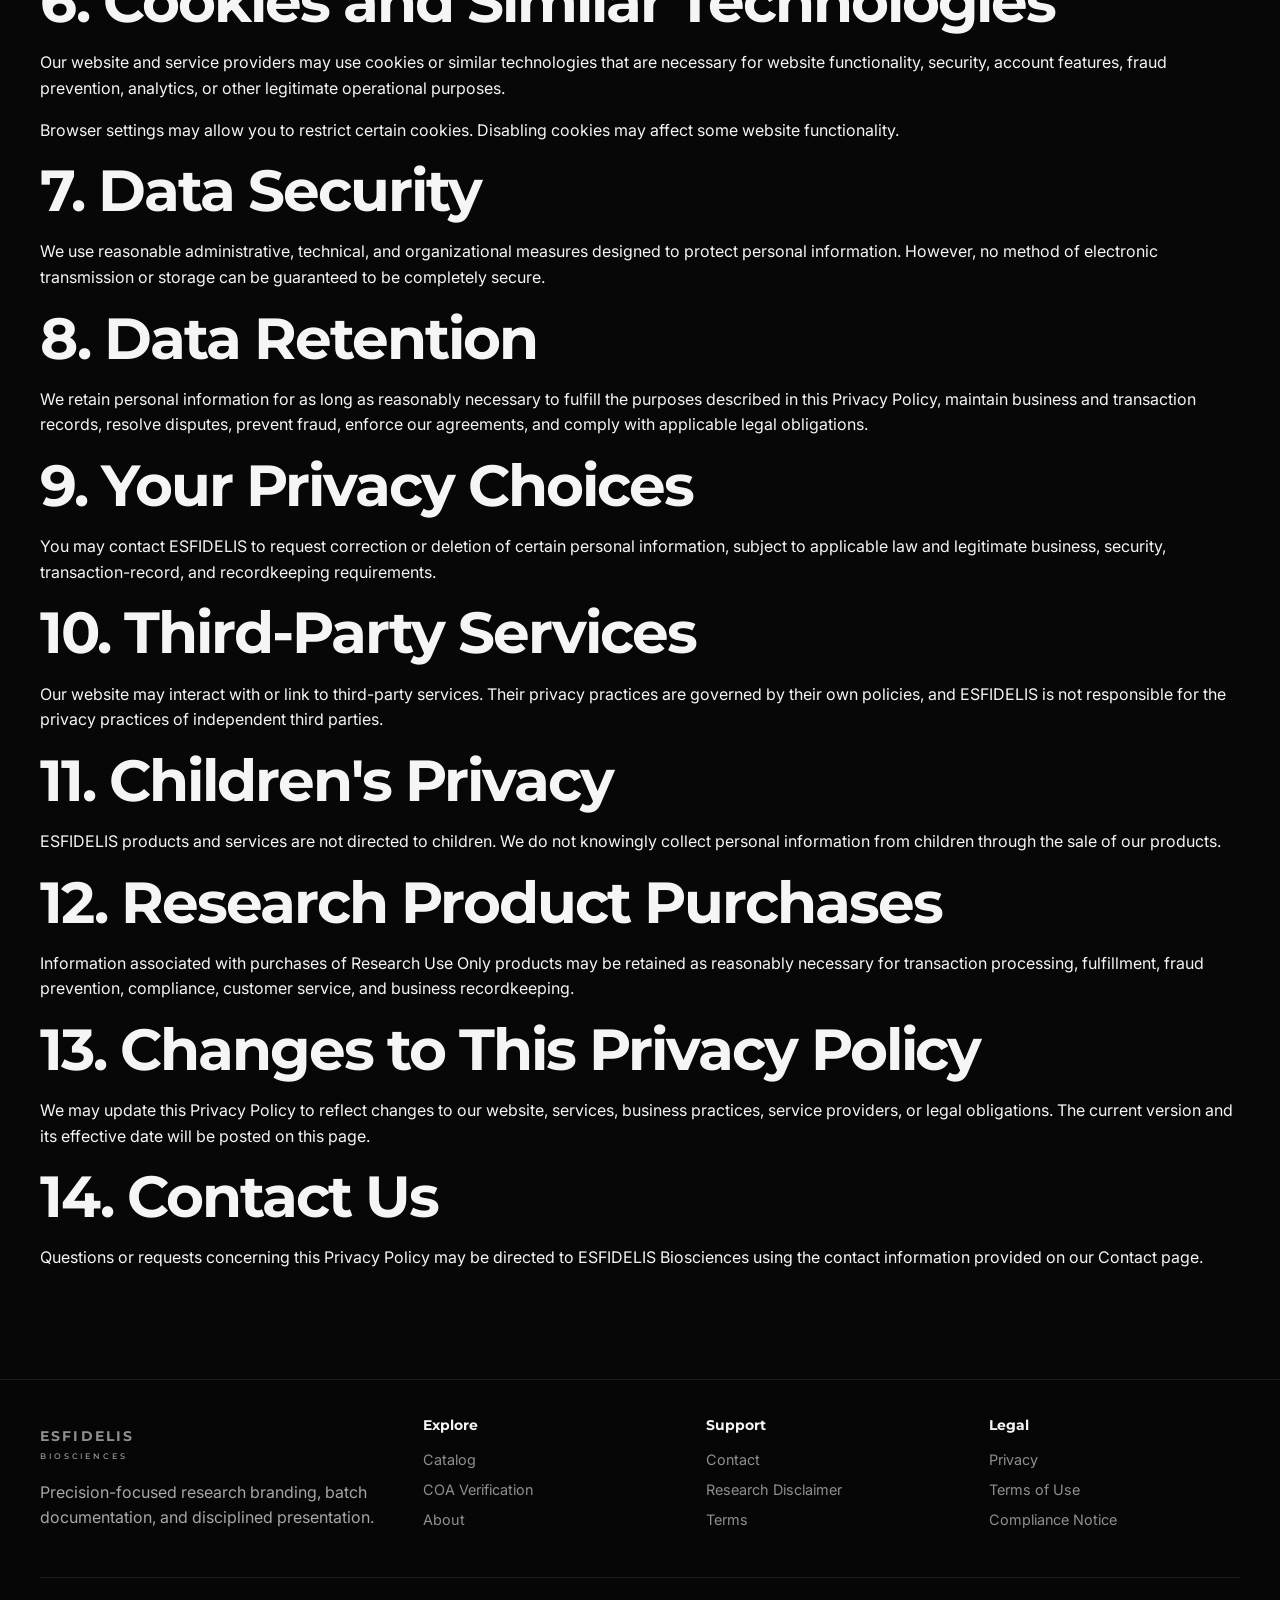
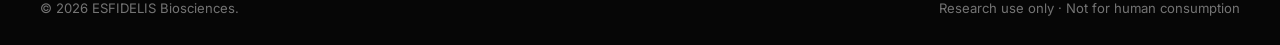
<file: privacy.html>
<!doctype html><html lang="en"><head>
<meta charset="utf-8"><meta name="viewport" content="width=device-width,initial-scale=1">
<title>Privacy Policy | ESFIDELIS Biosciences</title><link rel="stylesheet" href="styles.css">
<link href="https://fonts.googleapis.com/css2?family=Inter:wght@400;500;600;700;800&family=Montserrat:wght@500;600;700;800&display=swap" rel="stylesheet">
</head><body>
    <div class="announcement">RESEARCH USE ONLY · NOT FOR HUMAN CONSUMPTION</div>
    <header class="header">
      <div class="container nav">
        <a class="logo" href="index.html">ESFIDELIS<small>BIOSCIENCES</small></a>
        <nav class="navlinks">
          <a href="catalog.html">Catalog</a>
          <a href="coa.html">COA</a>
          <a href="about.html">About</a>
          <a href="contact.html">Contact</a>
        </nav>
        <div class="nav-actions">
          <a class="btn secondary small" href="coa.html">Verify Batch</a>
          <a class="btn small" href="contact.html">Request Info</a>
        </div>
        <button id="mobileToggle" class="mobile-toggle" aria-label="Menu">Menu</button>
      </div>
      <div id="mobileMenu" class="container mobile-menu">
        <a href="catalog.html">Catalog</a>
        <a href="coa.html">COA</a>
        <a href="about.html">About</a>
        <a href="contact.html">Contact</a>
      </div>
    </header>
    
<section class="page-hero">
  <div class="container">
    <p class="eyebrow">LEGAL</p>
    <h1>Privacy Policy</h1>
    <p class="muted">Last updated: August 20, 2026</p>
  </div>
</section>

<section class="section">
  <div class="container">

    <p>
      ESFIDELIS Biosciences ("ESFIDELIS," "we," "us," or "our") respects your
      privacy. This Privacy Policy explains how we collect, use, disclose, and
      protect information when you visit our website, contact us, create an
      account, or purchase products from us.
    </p>

    <h2>1. Information We Collect</h2>
    <p>
      Depending on how you interact with ESFIDELIS, we may collect information
      you provide directly to us, including your name, email address, telephone
      number, billing information, shipping address, account information,
      order information, and communications with us.
    </p>
    <p>
      We may also collect certain technical information automatically when you
      use our website, such as IP address, browser type, device information,
      pages visited, referring pages, and general website activity.
    </p>

    <h2>2. Payment Information</h2>
    <p>
      Payments may be processed through third-party payment service providers.
      Payment card information may be collected and processed directly by those
      providers rather than stored by ESFIDELIS.
    </p>
    <p>
      We may receive limited transaction information from a payment provider,
      such as payment status, transaction identifiers, payment method type,
      billing information, and other information necessary to process and
      administer an order.
    </p>

    <h2>3. How We Use Information</h2>
    <p>
      We may use information we collect to process and fulfill orders, provide
      customer support, communicate about transactions, maintain customer
      accounts, prevent fraud and unauthorized transactions, maintain website
      security, comply with legal and regulatory obligations, enforce our
      policies, and improve our website and services.
    </p>

    <h2>4. How We Share Information</h2>
    <p>
      We may share information with service providers that assist us with
      payment processing, website hosting, account management, order
      fulfillment, shipping, fraud prevention, security, analytics, and other
      legitimate business operations.
    </p>
    <p>
      We may also disclose information when reasonably necessary to comply with
      applicable law, respond to lawful requests, protect our rights or the
      rights of others, investigate fraud or security incidents, or enforce our
      agreements and policies.
    </p>

    <h2>5. Sale of Personal Information</h2>
    <p>
      ESFIDELIS does not sell personal information for monetary consideration.
      If our data practices materially change, this Privacy Policy will be
      updated as appropriate.
    </p>

    <h2>6. Cookies and Similar Technologies</h2>
    <p>
      Our website and service providers may use cookies or similar technologies
      that are necessary for website functionality, security, account features,
      fraud prevention, analytics, or other legitimate operational purposes.
    </p>
    <p>
      Browser settings may allow you to restrict certain cookies. Disabling
      cookies may affect some website functionality.
    </p>

    <h2>7. Data Security</h2>
    <p>
      We use reasonable administrative, technical, and organizational measures
      designed to protect personal information. However, no method of electronic
      transmission or storage can be guaranteed to be completely secure.
    </p>

    <h2>8. Data Retention</h2>
    <p>
      We retain personal information for as long as reasonably necessary to
      fulfill the purposes described in this Privacy Policy, maintain business
      and transaction records, resolve disputes, prevent fraud, enforce our
      agreements, and comply with applicable legal obligations.
    </p>

    <h2>9. Your Privacy Choices</h2>
    <p>
      You may contact ESFIDELIS to request correction or deletion of certain
      personal information, subject to applicable law and legitimate business,
      security, transaction-record, and recordkeeping requirements.
    </p>

    <h2>10. Third-Party Services</h2>
    <p>
      Our website may interact with or link to third-party services. Their
      privacy practices are governed by their own policies, and ESFIDELIS is
      not responsible for the privacy practices of independent third parties.
    </p>

    <h2>11. Children's Privacy</h2>
    <p>
      ESFIDELIS products and services are not directed to children. We do not
      knowingly collect personal information from children through the sale of
      our products.
    </p>

    <h2>12. Research Product Purchases</h2>
    <p>
      Information associated with purchases of Research Use Only products may
      be retained as reasonably necessary for transaction processing,
      fulfillment, fraud prevention, compliance, customer service, and
      business recordkeeping.
    </p>

    <h2>13. Changes to This Privacy Policy</h2>
    <p>
      We may update this Privacy Policy to reflect changes to our website,
      services, business practices, service providers, or legal obligations.
      The current version and its effective date will be posted on this page.
    </p>

    <h2>14. Contact Us</h2>
    <p>
      Questions or requests concerning this Privacy Policy may be directed to
      ESFIDELIS Biosciences using the contact information provided on our
      Contact page.
    </p>

  </div>
</section>

    <footer class="footer">
      <div class="container">
        <div class="footer-grid">
          <div>
            <a class="logo" href="index.html">ESFIDELIS<small>BIOSCIENCES</small></a>
            <p class="muted">Precision-focused research branding, batch documentation, and disciplined presentation.</p>
          </div>
          <div>
            <h4>Explore</h4>
            <a href="catalog.html">Catalog</a>
            <a href="coa.html">COA Verification</a>
            <a href="about.html">About</a>
          </div>
          <div>
            <h4>Support</h4>
            <a href="contact.html">Contact</a>
            <a href="disclaimer.html">Research Disclaimer</a>
            <a href="terms.html">Terms</a>
          </div>
          <div>
            <h4>Legal</h4>
            <a href="privacy.html">Privacy</a>
            <a href="terms.html">Terms of Use</a>
            <a href="disclaimer.html">Compliance Notice</a>
          </div>
        </div>
        <div class="footer-bottom">
          <div>© <span id="year"></span> ESFIDELIS Biosciences.</div>
          <div>Research use only · Not for human consumption</div>
        </div>
      </div>
    </footer>
    <script src="script.js"></script></body></html>
</file>
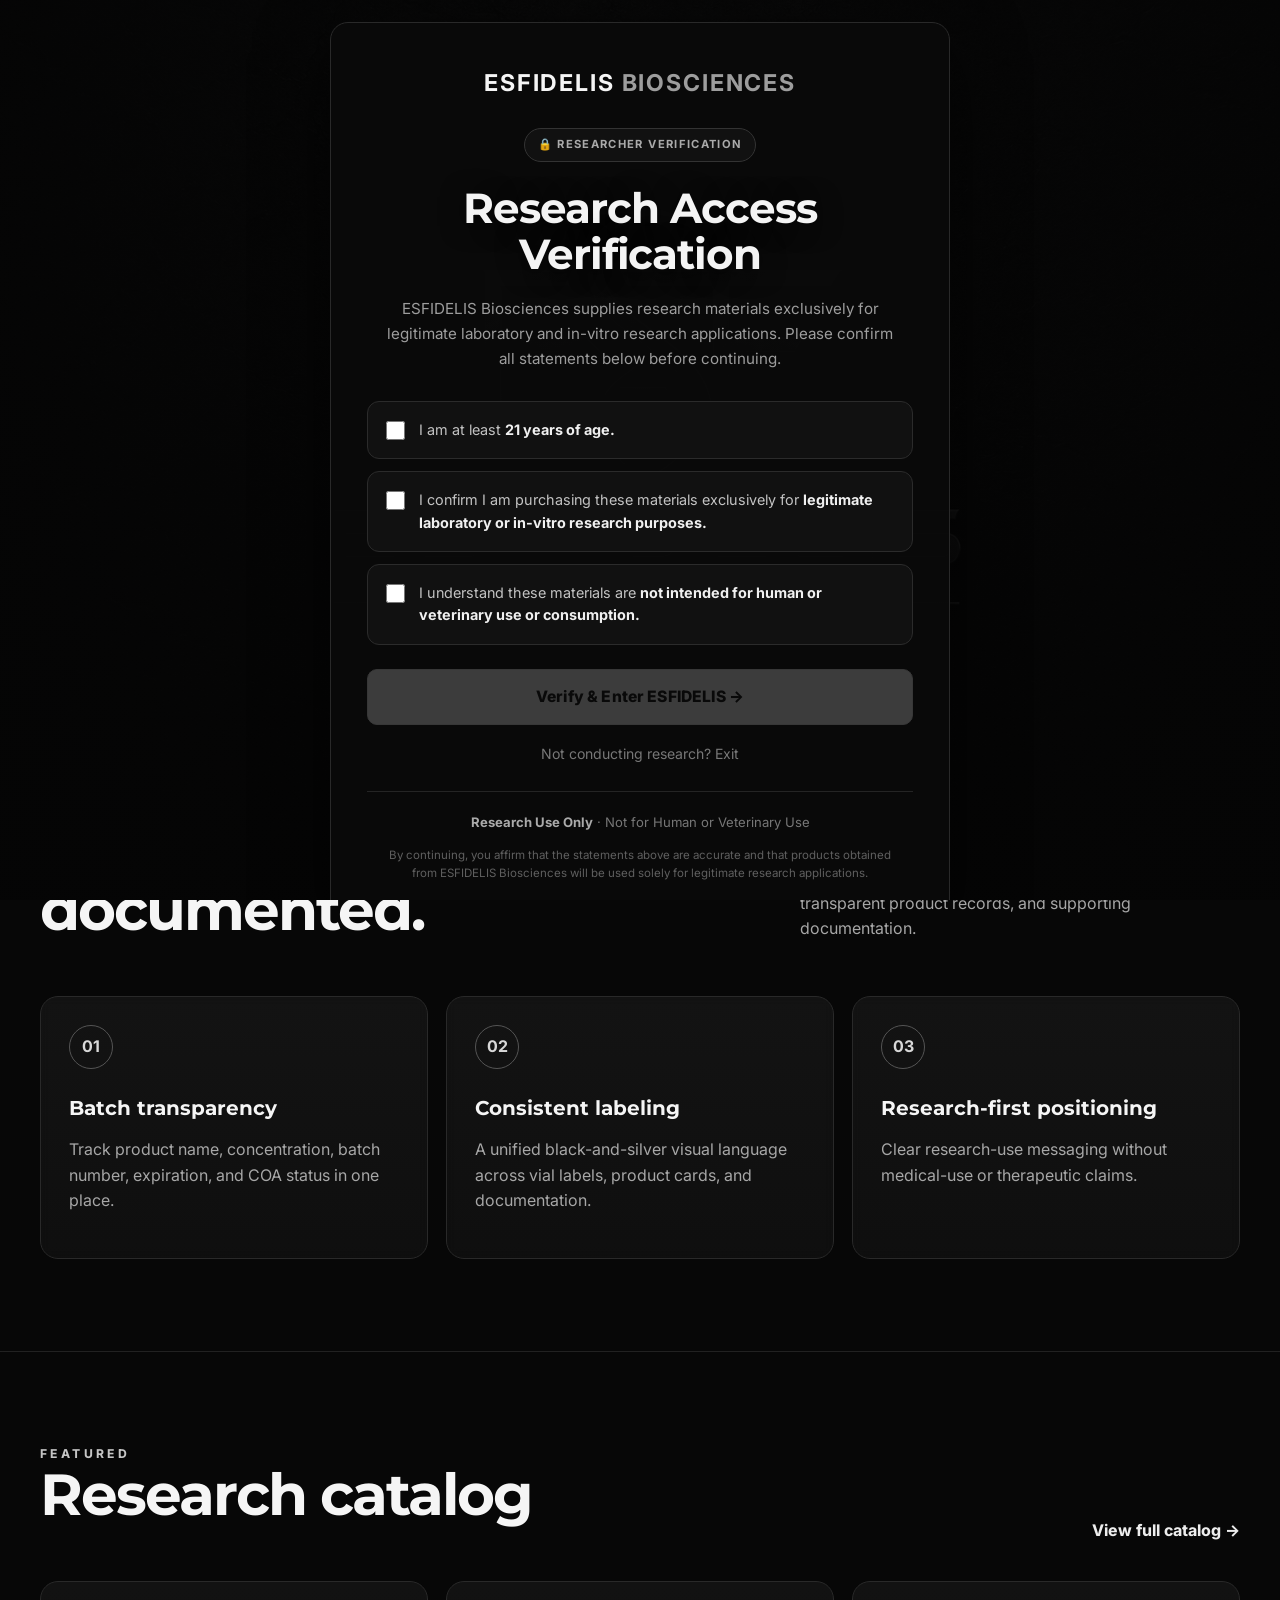
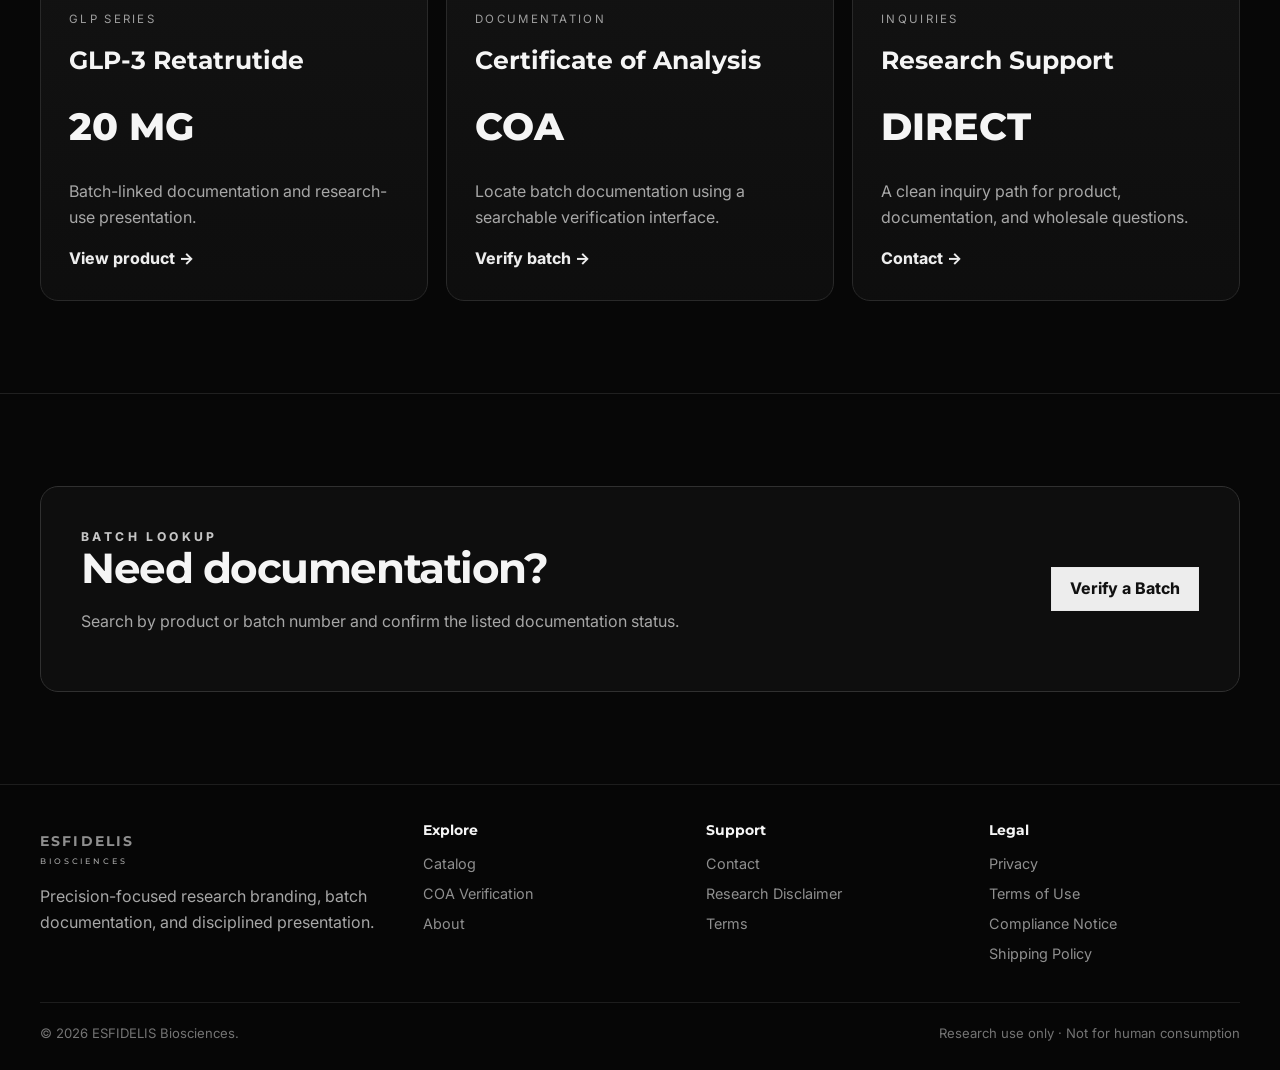
<file: product-retatrutide.html>
<!doctype html><html lang="en"><head>
<meta charset="utf-8"><meta name="viewport" content="width=device-width,initial-scale=1">
<title>GLP-3 Retatrutide 20 MG | ESFIDELIS Biosciences</title><link rel="stylesheet" href="styles.css">
<link href="https://fonts.googleapis.com/css2?family=Inter:wght@400;500;600;700;800&family=Montserrat:wght@500;600;700;800&display=swap" rel="stylesheet">
<script>
  (() => {
    if (sessionStorage.getItem('esfResearchVerified') !== 'true') {
      sessionStorage.setItem(
        'esfResearchReturn',
        window.location.href
      );

      window.location.replace('index.html');
    }
  })();
</script>
</head><body>
    <div class="announcement">RESEARCH USE ONLY · NOT FOR HUMAN CONSUMPTION</div>
    <header class="header">
      <div class="container nav">
        <a class="logo" href="index.html">ESFIDELIS<small>BIOSCIENCES</small></a>
        <nav class="navlinks">
          <a href="catalog.html">Catalog</a>
          <a href="coa.html">COA</a>
          <a href="about.html">About</a>
          <a href="contact.html">Contact</a>
        </nav>
        <div class="nav-actions">
          <a class="btn secondary small" href="coa.html">Verify Batch</a>
          <a class="btn small" href="contact.html">Request Info</a>
        </div>
        <button id="mobileToggle" class="mobile-toggle" aria-label="Menu">Menu</button>
      </div>
      <div id="mobileMenu" class="container mobile-menu">
        <a href="catalog.html">Catalog</a>
        <a href="coa.html">COA</a>
        <a href="about.html">About</a>
        <a href="contact.html">Contact</a>
      </div>
    </header>
    
<section class="page-hero">
  <div class="container">
    <div class="eyebrow">GLP SERIES</div>
    <h1>GLP-3 Retatrutide</h1>
    <p class="lead">20 MG · Research Use Only</p>
  </div>
</section>

<section class="section">
  <div class="container product-detail">

    <div class="product-visual">
      <div class="frame">
        <img
          src="retatrutide-20mg.PNG"
          alt="ESFIDELIS GLP-3 Retatrutide 20 MG"
        >
      </div>
    </div>

    <div>
      <div class="eyebrow">PRODUCT RECORD</div>
      <h2>GLP-3 Retatrutide 20 MG</h2>

      <p class="lead">
        ESFIDELIS research-use product with batch-linked documentation
        and Certificate of Analysis availability.
      </p>

      <div class="specs">
        <div class="spec">
          <small>Strength</small>
          <strong>20 MG</strong>
        </div>
<div class="spec">
  <small>Price</small>
  <strong>$130.00</strong>
</div>
        <div class="spec">
          <small>Form</small>
          <strong>Lyophilized Powder</strong>
        </div>

        <div class="spec">
          <small>Category</small>
          <strong>GLP Series</strong>
        </div>

        <div class="spec">
  <small>Documentation</small>
  <strong>Batch Documentation Pending</strong>
</div>
      </div>
<p class="muted" style="margin-top:14px">
    A 3.842% processing fee is applied at checkout.
</p>
      <div class="alert">
        For research use only. Not for human consumption.
      </div>

      <div class="hero-actions">
        <a class="btn" href="catalog.html">Back to Catalog</a>
      </div>

     <div style="margin-top:38px">
  <div class="eyebrow">DOCUMENTATION</div>
  <h3>Batch Documentation</h3>

  <p class="muted">
    Independent batch documentation is currently pending for this product.
  </p>
</div>

    </div>
  </div>
</section>

    <footer class="footer">
      <div class="container">
        <div class="footer-grid">
          <div>
            <a class="logo" href="index.html">ESFIDELIS<small>BIOSCIENCES</small></a>
            <p class="muted">Precision-focused research branding, batch documentation, and disciplined presentation.</p>
          </div>
          <div>
            <h4>Explore</h4>
            <a href="catalog.html">Catalog</a>
            <a href="coa.html">COA Verification</a>
            <a href="about.html">About</a>
          </div>
          <div>
            <h4>Support</h4>
            <a href="contact.html">Contact</a>
            <a href="disclaimer.html">Research Disclaimer</a>
            <a href="terms.html">Terms</a>
          </div>
          <div>
            <h4>Legal</h4>
            <a href="privacy.html">Privacy</a>
            <a href="terms.html">Terms of Use</a>
            <a href="disclaimer.html">Compliance Notice</a>
          </div>
        </div>
        <div class="footer-bottom">
          <div>© <span id="year"></span> ESFIDELIS Biosciences.</div>
          <div>Research use only · Not for human consumption</div>
        </div>
      </div>
    </footer>
    <script src="script.js"></script></body></html>
</file>
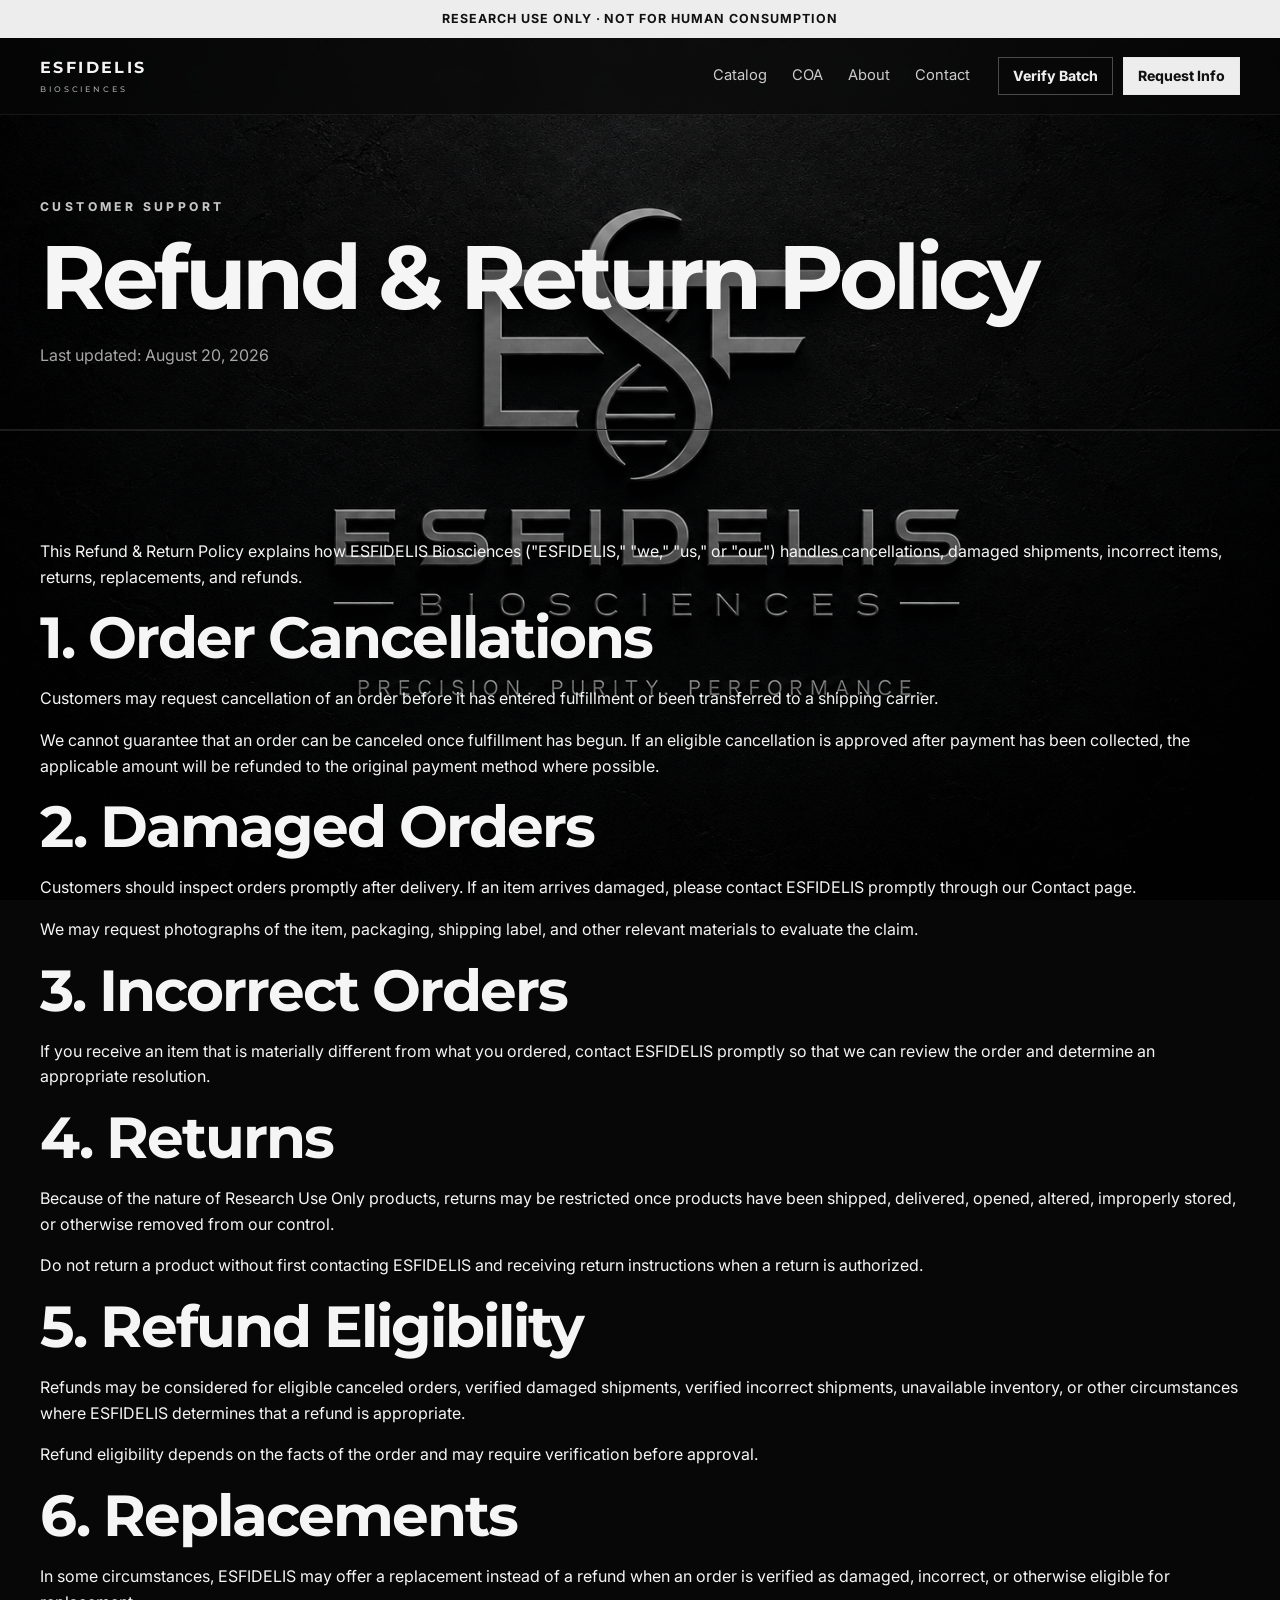
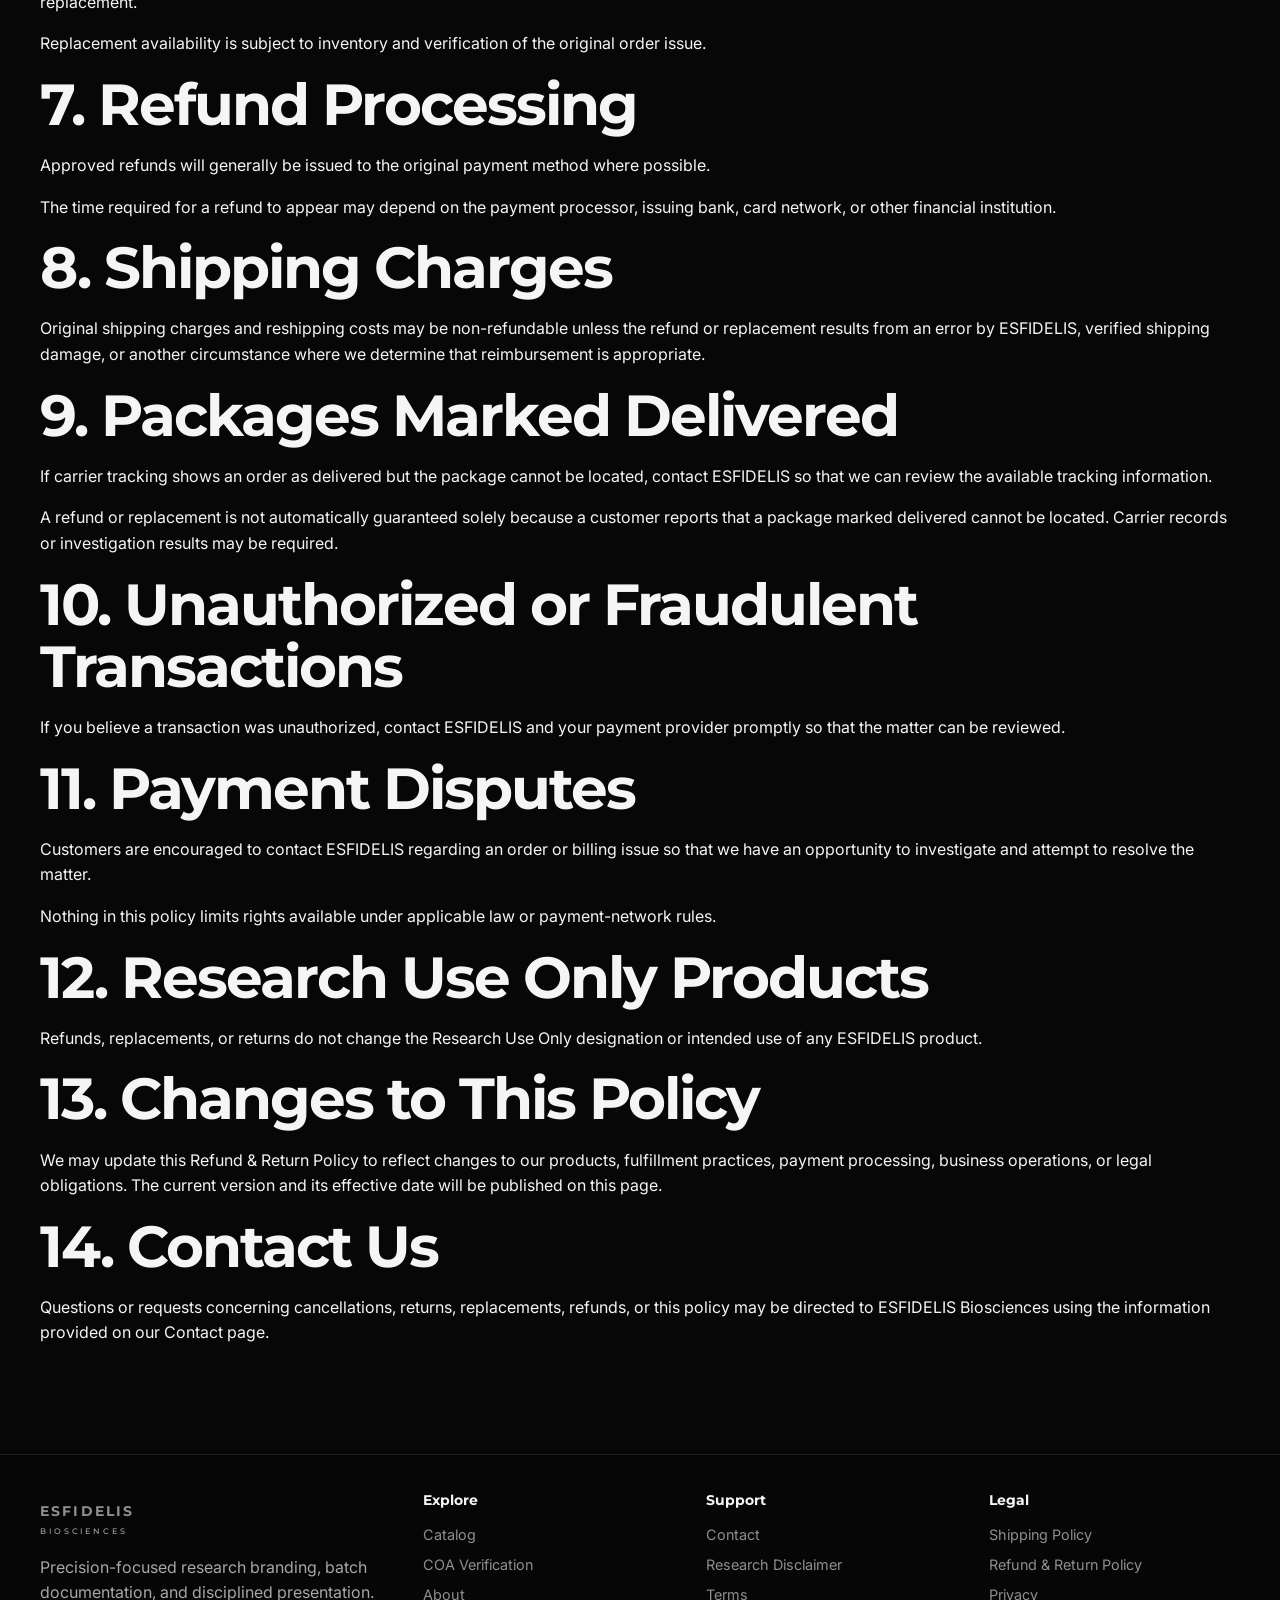
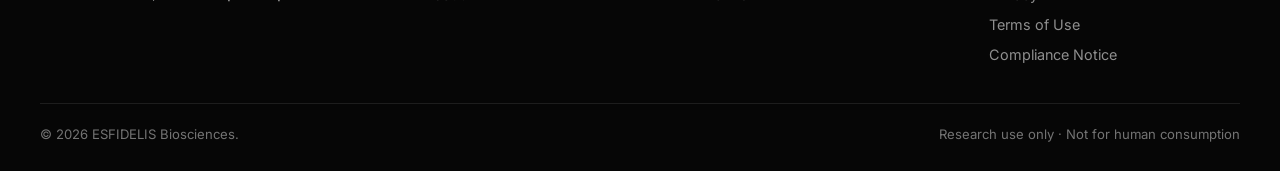
<file: refund.html>
<!doctype html><html lang="en"><head>
<meta charset="utf-8"><meta name="viewport" content="width=device-width,initial-scale=1">
<title>Refund & Return Policy | ESFIDELIS Biosciences</title>
<link href="https://fonts.googleapis.com/css2?family=Inter:wght@400;500;600;700;800&family=Montserrat:wght@500;600;700;800&display=swap" rel="stylesheet">
<link rel="stylesheet" href="styles.css">
</head><body>
    <div class="announcement">RESEARCH USE ONLY · NOT FOR HUMAN CONSUMPTION</div>
    <header class="header">
      <div class="container nav">
        <a class="logo" href="index.html">ESFIDELIS<small>BIOSCIENCES</small></a>
        <nav class="navlinks">
          <a href="catalog.html">Catalog</a>
          <a href="coa.html">COA</a>
          <a href="about.html">About</a>
          <a href="contact.html">Contact</a>
        </nav>
        <div class="nav-actions">
          <a class="btn secondary small" href="coa.html">Verify Batch</a>
          <a class="btn small" href="contact.html">Request Info</a>
        </div>
        <button id="mobileToggle" class="mobile-toggle" aria-label="Menu">Menu</button>
      </div>
      <div id="mobileMenu" class="container mobile-menu">
        <a href="catalog.html">Catalog</a>
        <a href="coa.html">COA</a>
        <a href="about.html">About</a>
        <a href="contact.html">Contact</a>
      </div>
    </header>
    <section class="page-hero">
  <div class="container">
    <p class="eyebrow">CUSTOMER SUPPORT</p>
    <h1>Refund & Return Policy</h1>
    <p class="muted">Last updated: August 20, 2026</p>
  </div>
</section>

<section class="section">
  <div class="container">

    <p>
      This Refund & Return Policy explains how ESFIDELIS Biosciences
      ("ESFIDELIS," "we," "us," or "our") handles cancellations, damaged
      shipments, incorrect items, returns, replacements, and refunds.
    </p>

    <h2>1. Order Cancellations</h2>
    <p>
      Customers may request cancellation of an order before it has entered
      fulfillment or been transferred to a shipping carrier.
    </p>
    <p>
      We cannot guarantee that an order can be canceled once fulfillment has
      begun. If an eligible cancellation is approved after payment has been
      collected, the applicable amount will be refunded to the original payment
      method where possible.
    </p>

    <h2>2. Damaged Orders</h2>
    <p>
      Customers should inspect orders promptly after delivery. If an item arrives
      damaged, please contact ESFIDELIS promptly through our Contact page.
    </p>
    <p>
      We may request photographs of the item, packaging, shipping label, and
      other relevant materials to evaluate the claim.
    </p>

    <h2>3. Incorrect Orders</h2>
    <p>
      If you receive an item that is materially different from what you ordered,
      contact ESFIDELIS promptly so that we can review the order and determine
      an appropriate resolution.
    </p>

    <h2>4. Returns</h2>
    <p>
      Because of the nature of Research Use Only products, returns may be
      restricted once products have been shipped, delivered, opened, altered,
      improperly stored, or otherwise removed from our control.
    </p>
    <p>
      Do not return a product without first contacting ESFIDELIS and receiving
      return instructions when a return is authorized.
    </p>

    <h2>5. Refund Eligibility</h2>
    <p>
      Refunds may be considered for eligible canceled orders, verified damaged
      shipments, verified incorrect shipments, unavailable inventory, or other
      circumstances where ESFIDELIS determines that a refund is appropriate.
    </p>
    <p>
      Refund eligibility depends on the facts of the order and may require
      verification before approval.
    </p>

    <h2>6. Replacements</h2>
    <p>
      In some circumstances, ESFIDELIS may offer a replacement instead of a
      refund when an order is verified as damaged, incorrect, or otherwise
      eligible for replacement.
    </p>
    <p>
      Replacement availability is subject to inventory and verification of the
      original order issue.
    </p>

    <h2>7. Refund Processing</h2>
    <p>
      Approved refunds will generally be issued to the original payment method
      where possible.
    </p>
    <p>
      The time required for a refund to appear may depend on the payment
      processor, issuing bank, card network, or other financial institution.
    </p>

    <h2>8. Shipping Charges</h2>
    <p>
      Original shipping charges and reshipping costs may be non-refundable
      unless the refund or replacement results from an error by ESFIDELIS,
      verified shipping damage, or another circumstance where we determine that
      reimbursement is appropriate.
    </p>

    <h2>9. Packages Marked Delivered</h2>
    <p>
      If carrier tracking shows an order as delivered but the package cannot be
      located, contact ESFIDELIS so that we can review the available tracking
      information.
    </p>
    <p>
      A refund or replacement is not automatically guaranteed solely because a
      customer reports that a package marked delivered cannot be located.
      Carrier records or investigation results may be required.
    </p>

    <h2>10. Unauthorized or Fraudulent Transactions</h2>
    <p>
      If you believe a transaction was unauthorized, contact ESFIDELIS and your
      payment provider promptly so that the matter can be reviewed.
    </p>

    <h2>11. Payment Disputes</h2>
    <p>
      Customers are encouraged to contact ESFIDELIS regarding an order or
      billing issue so that we have an opportunity to investigate and attempt
      to resolve the matter.
    </p>
    <p>
      Nothing in this policy limits rights available under applicable law or
      payment-network rules.
    </p>

    <h2>12. Research Use Only Products</h2>
    <p>
      Refunds, replacements, or returns do not change the Research Use Only
      designation or intended use of any ESFIDELIS product.
    </p>

    <h2>13. Changes to This Policy</h2>
    <p>
      We may update this Refund & Return Policy to reflect changes to our
      products, fulfillment practices, payment processing, business operations,
      or legal obligations. The current version and its effective date will be
      published on this page.
    </p>

    <h2>14. Contact Us</h2>
    <p>
      Questions or requests concerning cancellations, returns, replacements,
      refunds, or this policy may be directed to ESFIDELIS Biosciences using the
      information provided on our Contact page.
    </p>

  </div>
</section>
<footer class="footer">
      <div class="container">
        <div class="footer-grid">
          <div>
            <a class="logo" href="index.html">ESFIDELIS<small>BIOSCIENCES</small></a>
            <p class="muted">Precision-focused research branding, batch documentation, and disciplined presentation.</p>
          </div>
          <div>
            <h4>Explore</h4>
            <a href="catalog.html">Catalog</a>
            <a href="coa.html">COA Verification</a>
            <a href="about.html">About</a>
          </div>
          <div>
            <h4>Support</h4>
            <a href="contact.html">Contact</a>
            <a href="disclaimer.html">Research Disclaimer</a>
            <a href="terms.html">Terms</a>
          </div>
          <div>
            <h4>Legal</h4>
            <a href="shipping.html">Shipping Policy</a>
            <a href="refund.html">Refund & Return Policy</a>
            <a href="privacy.html">Privacy</a>
            <a href="terms.html">Terms of Use</a>
            <a href="disclaimer.html">Compliance Notice</a>
          </div>
        </div>
        <div class="footer-bottom">
          <div>© <span id="year"></span> ESFIDELIS Biosciences.</div>
          <div>Research use only · Not for human consumption</div>
        </div>
      </div>
    </footer>
    <script src="script.js"></script></body></html>
</file>
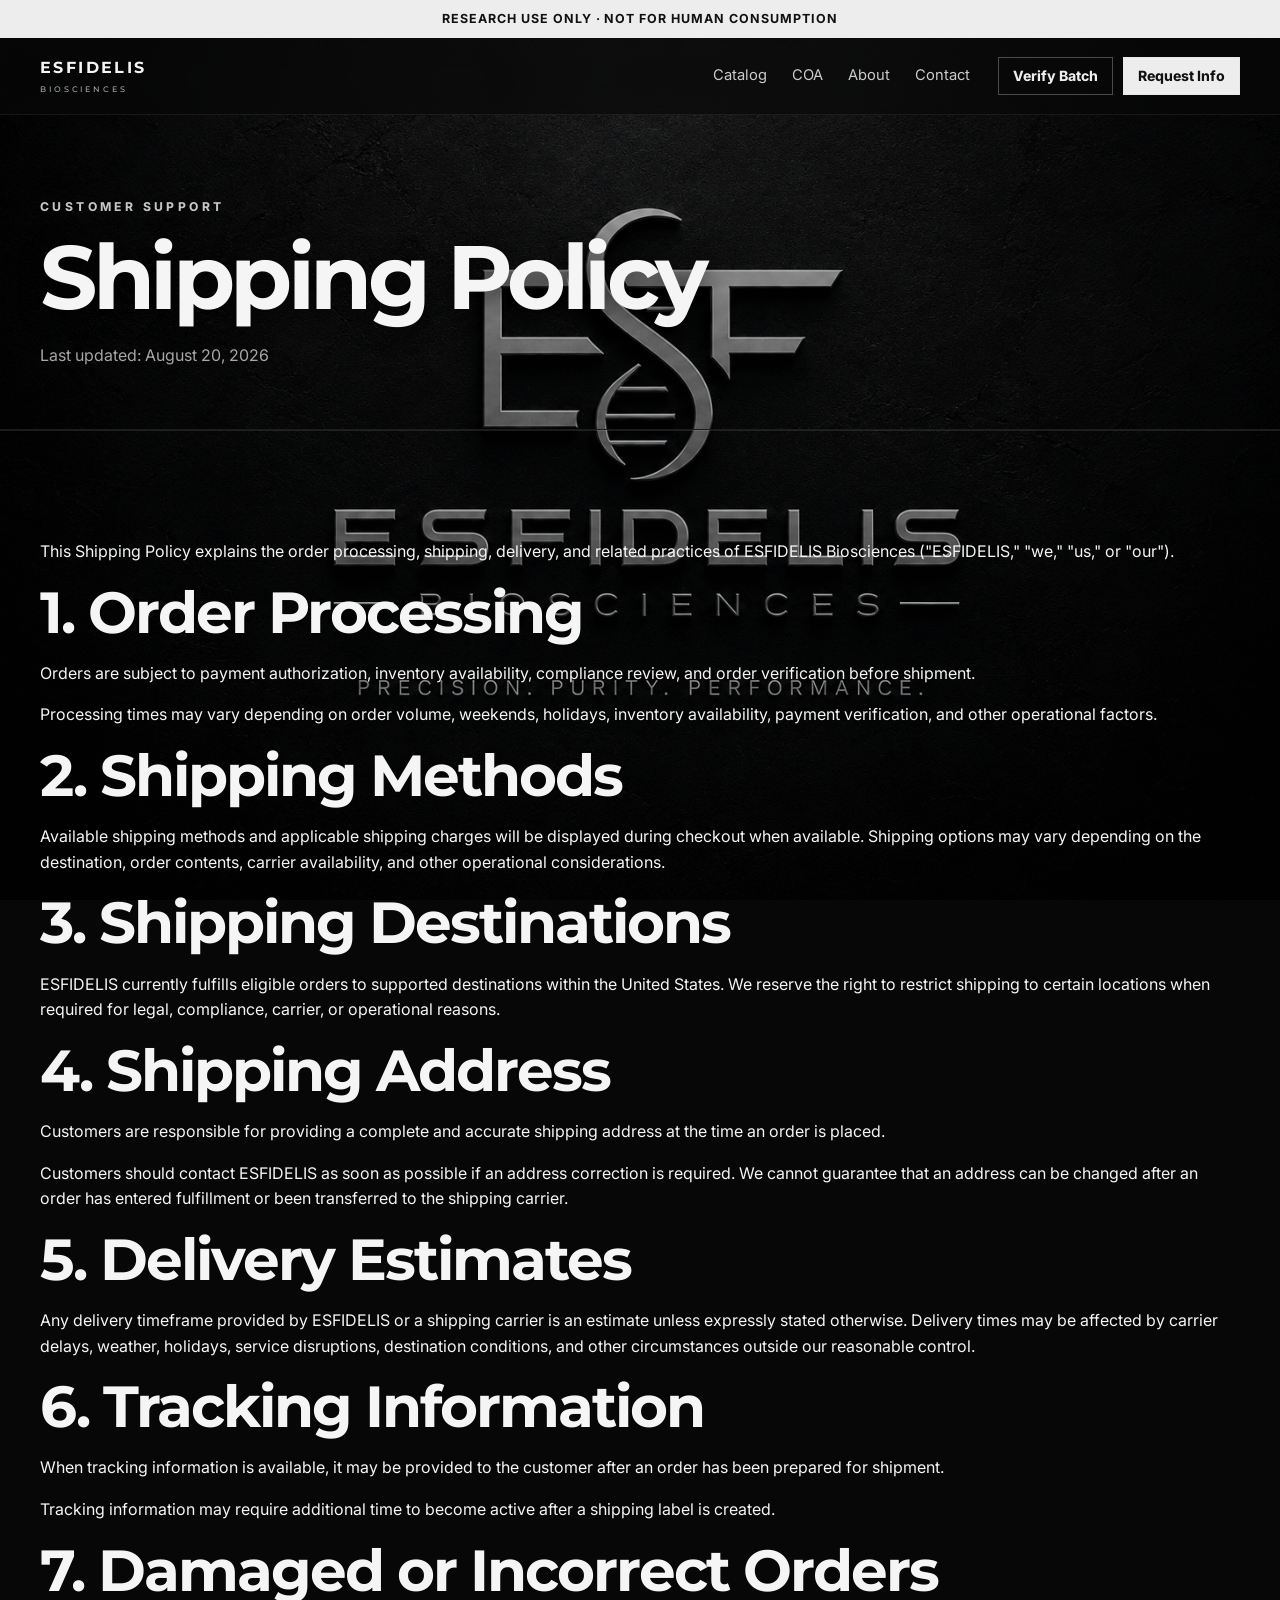
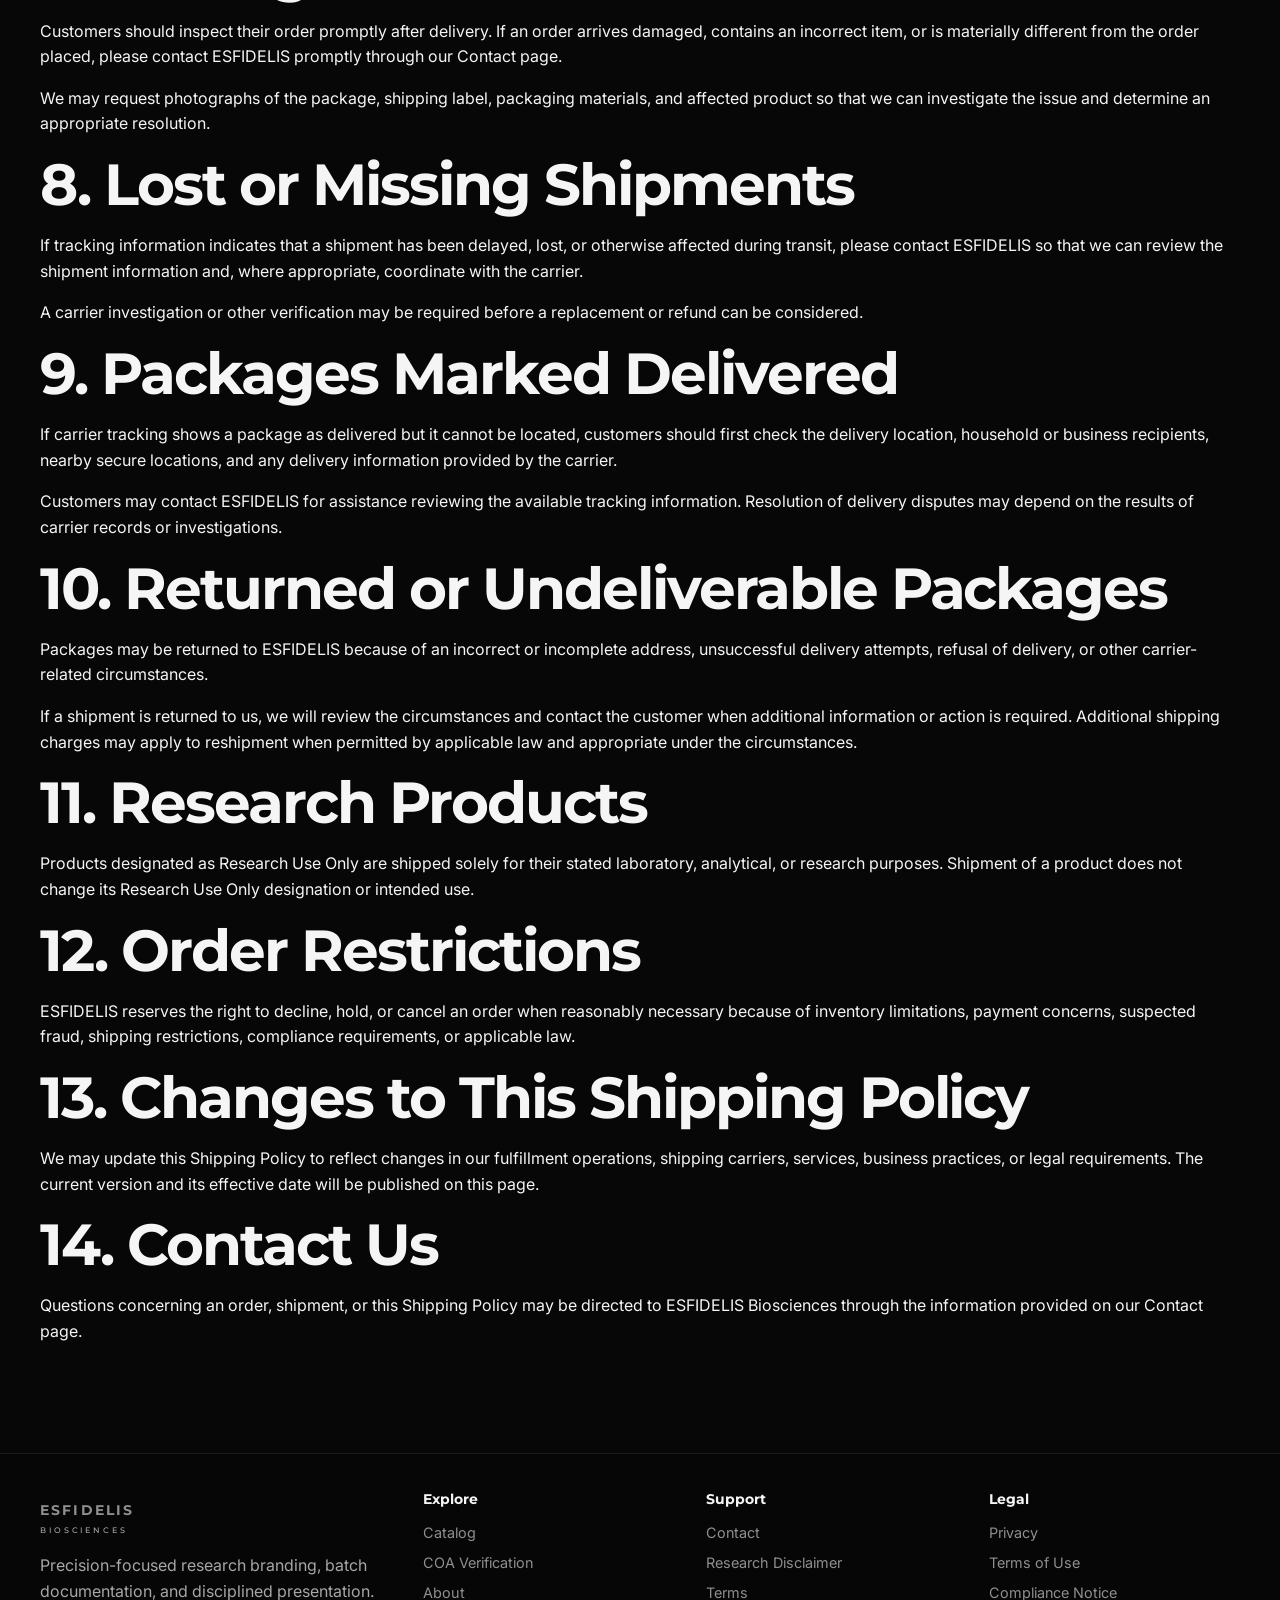
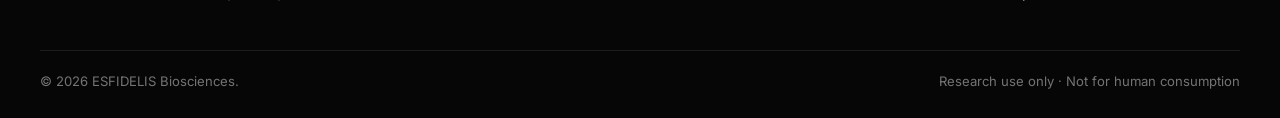
<file: shipping.html>
<!doctype html><html lang="en"><head>
<meta charset="utf-8"><meta name="viewport" content="width=device-width,initial-scale=1">
<title>Shipping Policy | ESFIDELIS Biosciences</title>
<link href="https://fonts.googleapis.com/css2?family=Inter:wght@400;500;600;700;800&family=Montserrat:wght@500;600;700;800&display=swap" rel="stylesheet">
<link rel="stylesheet" href="styles.css">
</head><body>
    <div class="announcement">RESEARCH USE ONLY · NOT FOR HUMAN CONSUMPTION</div>
    <header class="header">
      <div class="container nav">
        <a class="logo" href="index.html">ESFIDELIS<small>BIOSCIENCES</small></a>
        <nav class="navlinks">
          <a href="catalog.html">Catalog</a>
          <a href="coa.html">COA</a>
          <a href="about.html">About</a>
          <a href="contact.html">Contact</a>
        </nav>
        <div class="nav-actions">
          <a class="btn secondary small" href="coa.html">Verify Batch</a>
          <a class="btn small" href="contact.html">Request Info</a>
        </div>
        <button id="mobileToggle" class="mobile-toggle" aria-label="Menu">Menu</button>
      </div>
      <div id="mobileMenu" class="container mobile-menu">
        <a href="catalog.html">Catalog</a>
        <a href="coa.html">COA</a>
        <a href="about.html">About</a>
        <a href="contact.html">Contact</a>
      </div>
    </header>
    
<section class="page-hero">
  <div class="container">
    <p class="eyebrow">CUSTOMER SUPPORT</p>
    <h1>Shipping Policy</h1>
    <p class="muted">Last updated: August 20, 2026</p>
  </div>
</section>

<section class="section">
  <div class="container">

    <p>
      This Shipping Policy explains the order processing, shipping, delivery,
      and related practices of ESFIDELIS Biosciences ("ESFIDELIS," "we,"
      "us," or "our").
    </p>

    <h2>1. Order Processing</h2>
    <p>
      Orders are subject to payment authorization, inventory availability,
      compliance review, and order verification before shipment.
    </p>
    <p>
      Processing times may vary depending on order volume, weekends, holidays,
      inventory availability, payment verification, and other operational
      factors.
    </p>

    <h2>2. Shipping Methods</h2>
    <p>
      Available shipping methods and applicable shipping charges will be
      displayed during checkout when available. Shipping options may vary
      depending on the destination, order contents, carrier availability,
      and other operational considerations.
    </p>

    <h2>3. Shipping Destinations</h2>
    <p>
      ESFIDELIS currently fulfills eligible orders to supported destinations
      within the United States. We reserve the right to restrict shipping to
      certain locations when required for legal, compliance, carrier, or
      operational reasons.
    </p>

    <h2>4. Shipping Address</h2>
    <p>
      Customers are responsible for providing a complete and accurate shipping
      address at the time an order is placed.
    </p>
    <p>
      Customers should contact ESFIDELIS as soon as possible if an address
      correction is required. We cannot guarantee that an address can be
      changed after an order has entered fulfillment or been transferred to
      the shipping carrier.
    </p>

    <h2>5. Delivery Estimates</h2>
    <p>
      Any delivery timeframe provided by ESFIDELIS or a shipping carrier is an
      estimate unless expressly stated otherwise. Delivery times may be affected
      by carrier delays, weather, holidays, service disruptions, destination
      conditions, and other circumstances outside our reasonable control.
    </p>

    <h2>6. Tracking Information</h2>
    <p>
      When tracking information is available, it may be provided to the
      customer after an order has been prepared for shipment.
    </p>
    <p>
      Tracking information may require additional time to become active after
      a shipping label is created.
    </p>

    <h2>7. Damaged or Incorrect Orders</h2>
    <p>
      Customers should inspect their order promptly after delivery. If an order
      arrives damaged, contains an incorrect item, or is materially different
      from the order placed, please contact ESFIDELIS promptly through our
      Contact page.
    </p>
    <p>
      We may request photographs of the package, shipping label, packaging
      materials, and affected product so that we can investigate the issue and
      determine an appropriate resolution.
    </p>

    <h2>8. Lost or Missing Shipments</h2>
    <p>
      If tracking information indicates that a shipment has been delayed,
      lost, or otherwise affected during transit, please contact ESFIDELIS so
      that we can review the shipment information and, where appropriate,
      coordinate with the carrier.
    </p>
    <p>
      A carrier investigation or other verification may be required before a
      replacement or refund can be considered.
    </p>

    <h2>9. Packages Marked Delivered</h2>
    <p>
      If carrier tracking shows a package as delivered but it cannot be located,
      customers should first check the delivery location, household or business
      recipients, nearby secure locations, and any delivery information
      provided by the carrier.
    </p>
    <p>
      Customers may contact ESFIDELIS for assistance reviewing the available
      tracking information. Resolution of delivery disputes may depend on the
      results of carrier records or investigations.
    </p>

    <h2>10. Returned or Undeliverable Packages</h2>
    <p>
      Packages may be returned to ESFIDELIS because of an incorrect or
      incomplete address, unsuccessful delivery attempts, refusal of delivery,
      or other carrier-related circumstances.
    </p>
    <p>
      If a shipment is returned to us, we will review the circumstances and
      contact the customer when additional information or action is required.
      Additional shipping charges may apply to reshipment when permitted by
      applicable law and appropriate under the circumstances.
    </p>

    <h2>11. Research Products</h2>
    <p>
      Products designated as Research Use Only are shipped solely for their
      stated laboratory, analytical, or research purposes. Shipment of a
      product does not change its Research Use Only designation or intended use.
    </p>

    <h2>12. Order Restrictions</h2>
    <p>
      ESFIDELIS reserves the right to decline, hold, or cancel an order when
      reasonably necessary because of inventory limitations, payment concerns,
      suspected fraud, shipping restrictions, compliance requirements, or
      applicable law.
    </p>

    <h2>13. Changes to This Shipping Policy</h2>
    <p>
      We may update this Shipping Policy to reflect changes in our fulfillment
      operations, shipping carriers, services, business practices, or legal
      requirements. The current version and its effective date will be
      published on this page.
    </p>

    <h2>14. Contact Us</h2>
    <p>
      Questions concerning an order, shipment, or this Shipping Policy may be
      directed to ESFIDELIS Biosciences through the information provided on our
      Contact page.
    </p>

  </div>
</section>

    <footer class="footer">
      <div class="container">
        <div class="footer-grid">
          <div>
            <a class="logo" href="index.html">ESFIDELIS<small>BIOSCIENCES</small></a>
            <p class="muted">Precision-focused research branding, batch documentation, and disciplined presentation.</p>
          </div>
          <div>
            <h4>Explore</h4>
            <a href="catalog.html">Catalog</a>
            <a href="coa.html">COA Verification</a>
            <a href="about.html">About</a>
          </div>
          <div>
            <h4>Support</h4>
            <a href="contact.html">Contact</a>
            <a href="disclaimer.html">Research Disclaimer</a>
            <a href="terms.html">Terms</a>
          </div>
          <div>
            <h4>Legal</h4>
            <a href="privacy.html">Privacy</a>
            <a href="terms.html">Terms of Use</a>
            <a href="disclaimer.html">Compliance Notice</a>
          </div>
        </div>
        <div class="footer-bottom">
          <div>© <span id="year"></span> ESFIDELIS Biosciences.</div>
          <div>Research use only · Not for human consumption</div>
        </div>
      </div>
    </footer>
    <script src="script.js"></script></body></html>
</file>
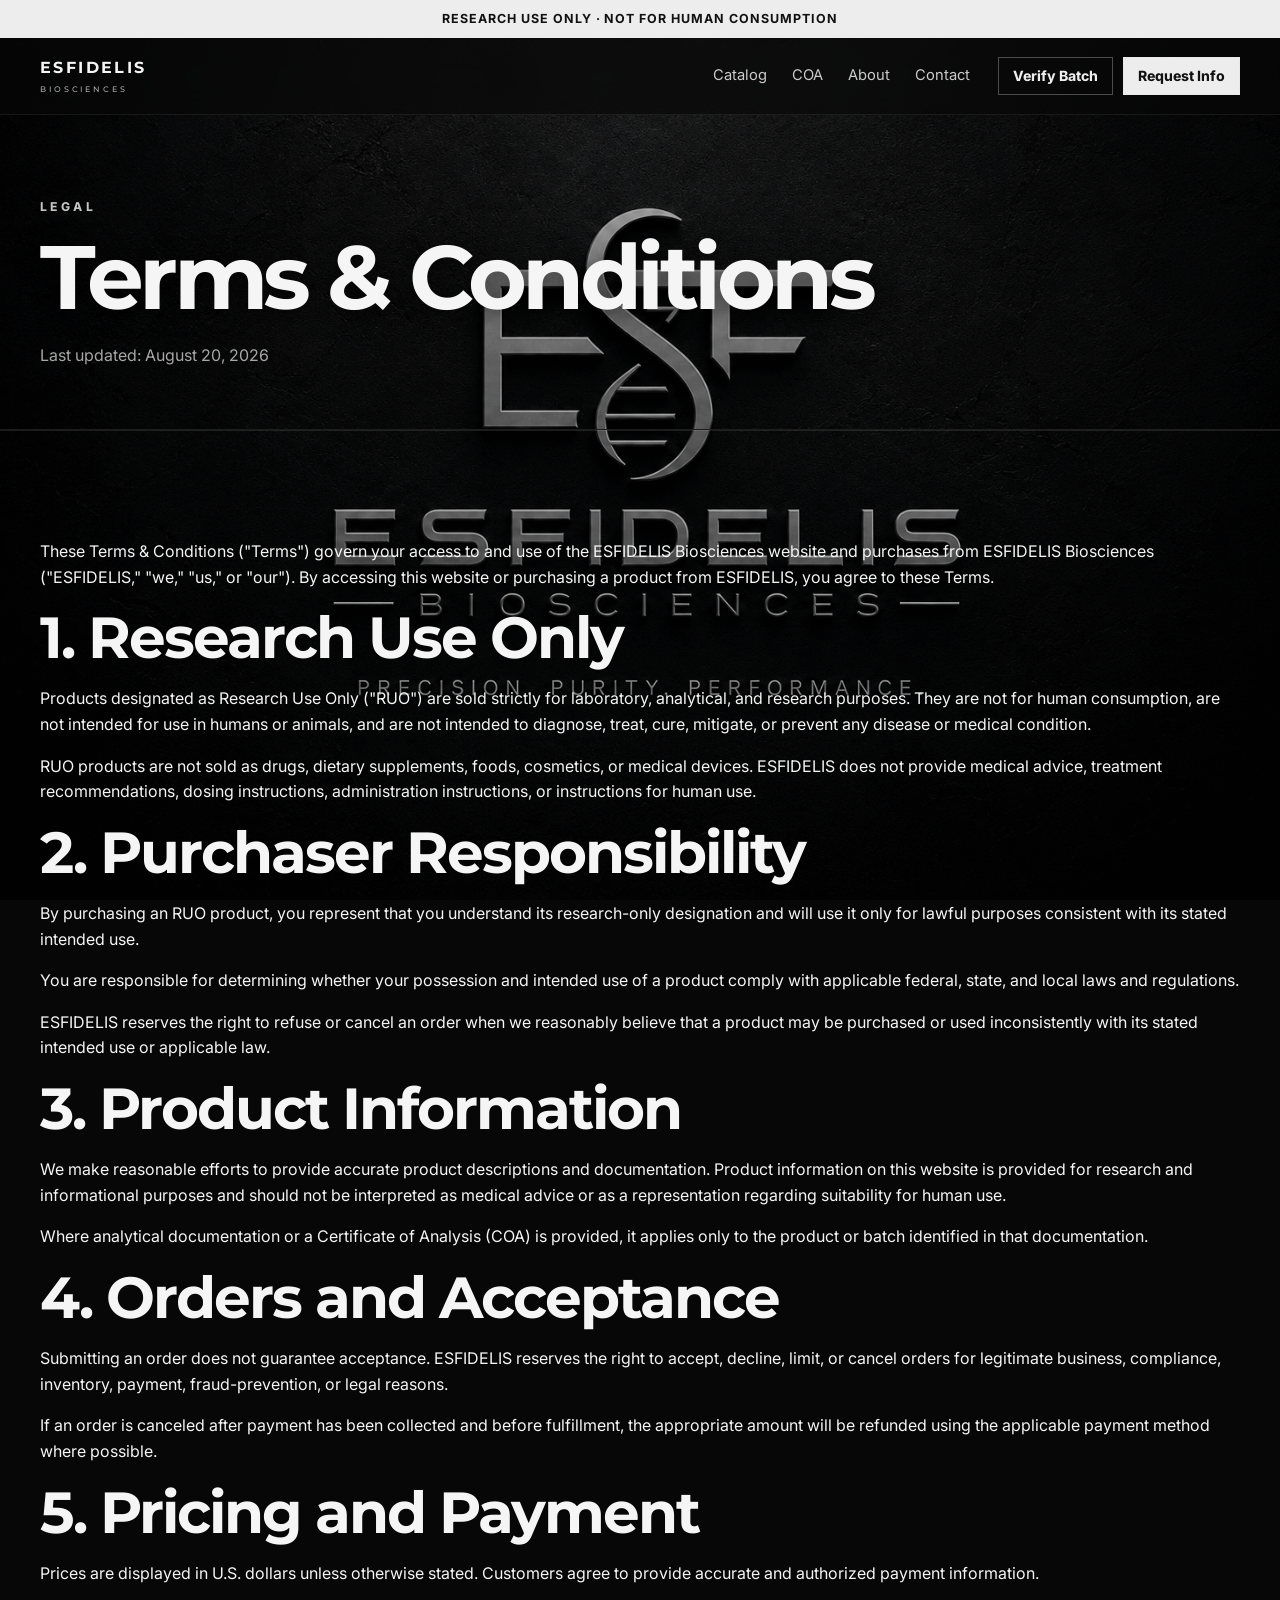
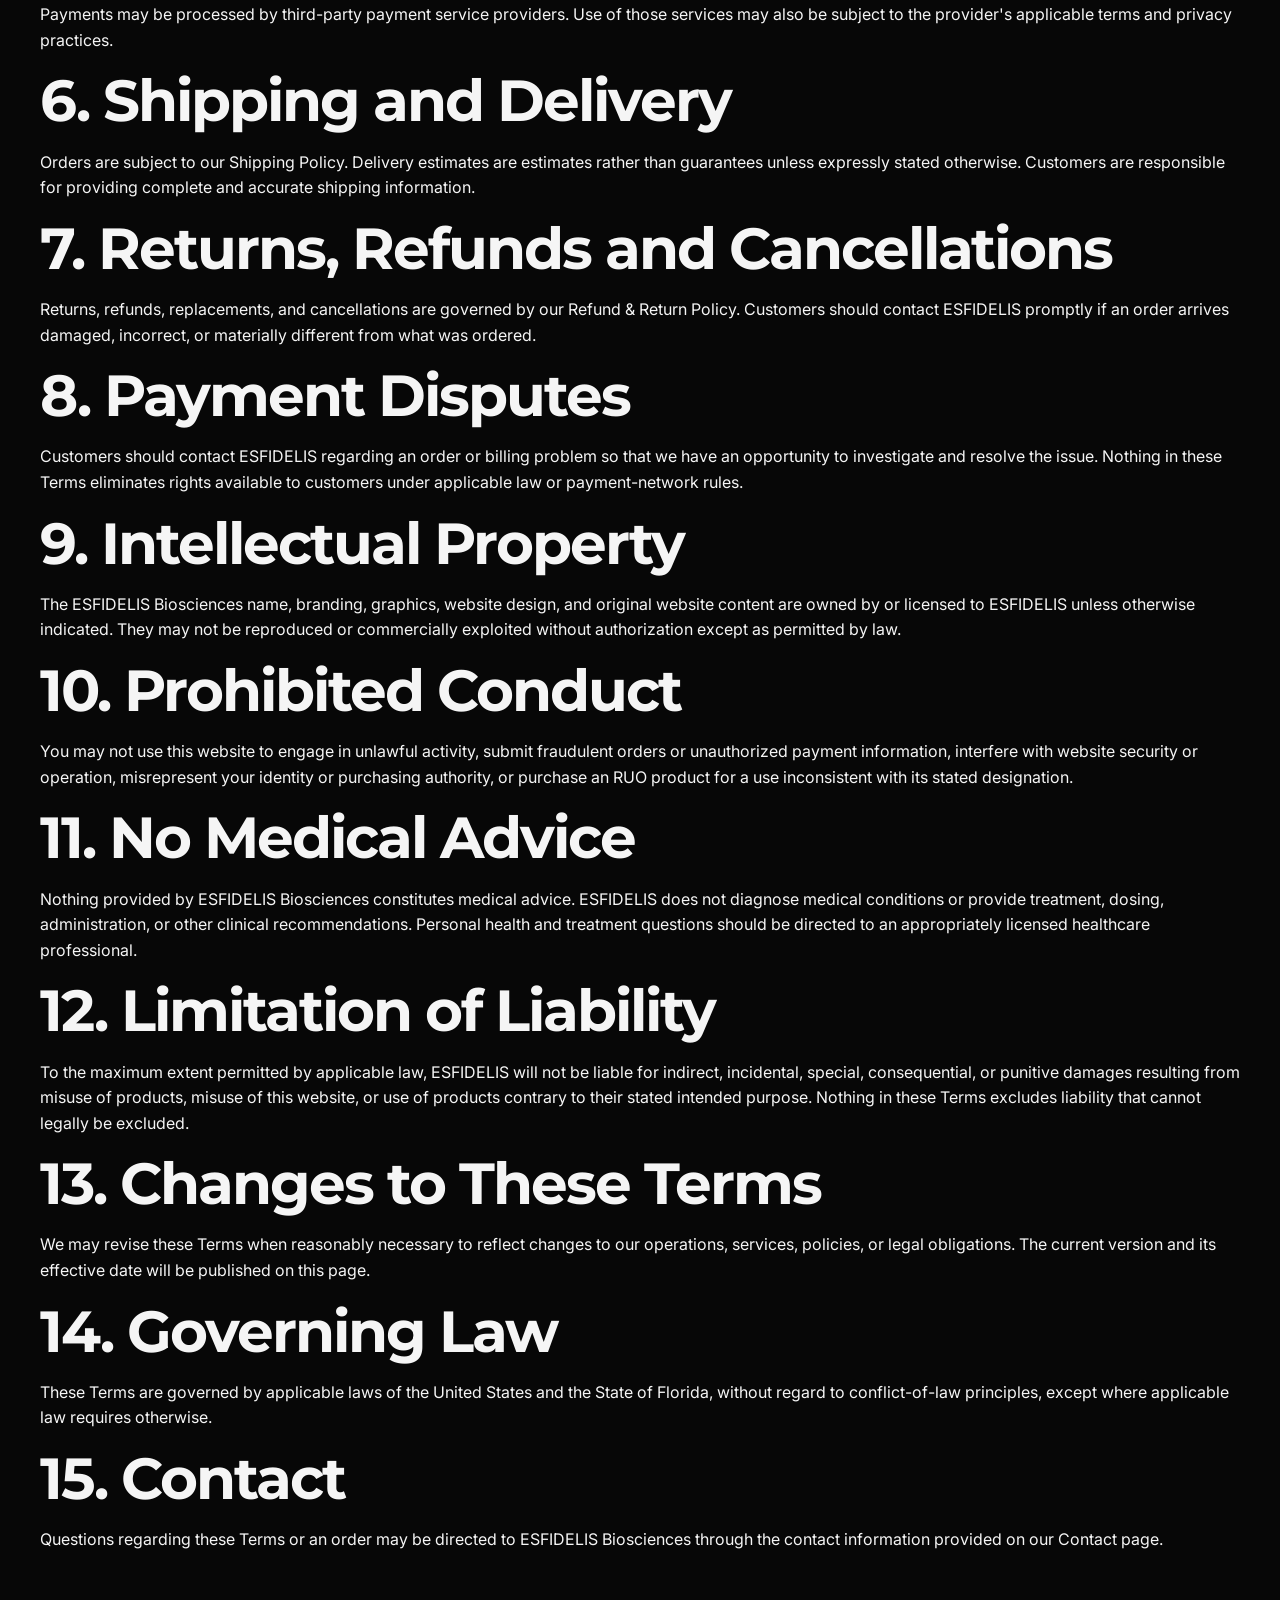
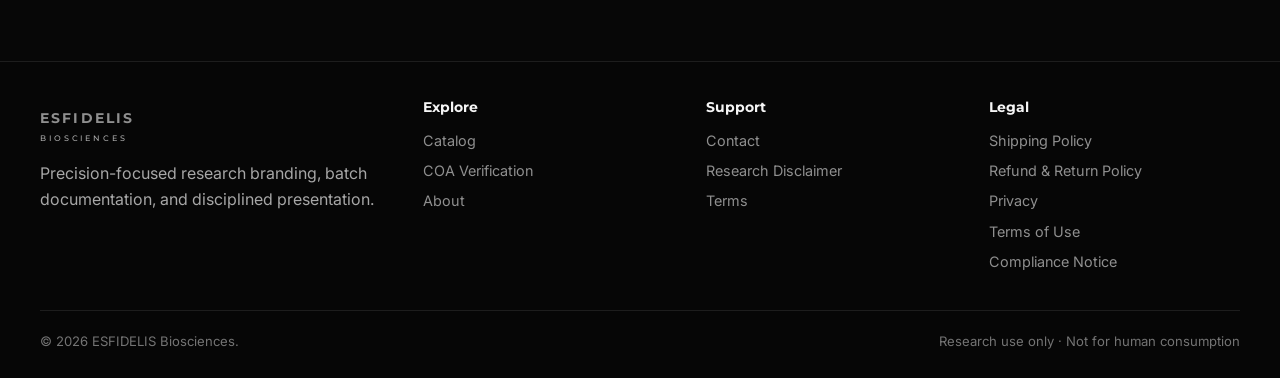
<file: terms.html>
<!doctype html><html lang="en"><head>
<meta charset="utf-8"><meta name="viewport" content="width=device-width,initial-scale=1">
<title>Terms of Use | ESFIDELIS Biosciences</title><link rel="stylesheet" href="styles.css">
<link href="https://fonts.googleapis.com/css2?family=Inter:wght@400;500;600;700;800&family=Montserrat:wght@500;600;700;800&display=swap" rel="stylesheet">
</head><body>
    <div class="announcement">RESEARCH USE ONLY · NOT FOR HUMAN CONSUMPTION</div>
    <header class="header">
      <div class="container nav">
        <a class="logo" href="index.html">ESFIDELIS<small>BIOSCIENCES</small></a>
        <nav class="navlinks">
          <a href="catalog.html">Catalog</a>
          <a href="coa.html">COA</a>
          <a href="about.html">About</a>
          <a href="contact.html">Contact</a>
        </nav>
        <div class="nav-actions">
          <a class="btn secondary small" href="coa.html">Verify Batch</a>
          <a class="btn small" href="contact.html">Request Info</a>
        </div>
        <button id="mobileToggle" class="mobile-toggle" aria-label="Menu">Menu</button>
      </div>
      <div id="mobileMenu" class="container mobile-menu">
        <a href="catalog.html">Catalog</a>
        <a href="coa.html">COA</a>
        <a href="about.html">About</a>
        <a href="contact.html">Contact</a>
      </div>
    </header>
    
<section class="page-hero">
  <div class="container">
    <p class="eyebrow">LEGAL</p>
    <h1>Terms & Conditions</h1>
    <p class="muted">Last updated: August 20, 2026</p>
  </div>
</section>

<section class="section">
  <div class="container">

    <p>
      These Terms & Conditions ("Terms") govern your access to and use of the
      ESFIDELIS Biosciences website and purchases from ESFIDELIS Biosciences
      ("ESFIDELIS," "we," "us," or "our"). By accessing this website or
      purchasing a product from ESFIDELIS, you agree to these Terms.
    </p>

    <h2>1. Research Use Only</h2>
    <p>
      Products designated as Research Use Only ("RUO") are sold strictly for
      laboratory, analytical, and research purposes. They are not for human
      consumption, are not intended for use in humans or animals, and are not
      intended to diagnose, treat, cure, mitigate, or prevent any disease or
      medical condition.
    </p>
    <p>
      RUO products are not sold as drugs, dietary supplements, foods,
      cosmetics, or medical devices. ESFIDELIS does not provide medical advice,
      treatment recommendations, dosing instructions, administration
      instructions, or instructions for human use.
    </p>

    <h2>2. Purchaser Responsibility</h2>
    <p>
      By purchasing an RUO product, you represent that you understand its
      research-only designation and will use it only for lawful purposes
      consistent with its stated intended use.
    </p>
    <p>
      You are responsible for determining whether your possession and intended
      use of a product comply with applicable federal, state, and local laws
      and regulations.
    </p>
    <p>
      ESFIDELIS reserves the right to refuse or cancel an order when we
      reasonably believe that a product may be purchased or used inconsistently
      with its stated intended use or applicable law.
    </p>

    <h2>3. Product Information</h2>
    <p>
      We make reasonable efforts to provide accurate product descriptions and
      documentation. Product information on this website is provided for
      research and informational purposes and should not be interpreted as
      medical advice or as a representation regarding suitability for human use.
    </p>
    <p>
      Where analytical documentation or a Certificate of Analysis (COA) is
      provided, it applies only to the product or batch identified in that
      documentation.
    </p>

    <h2>4. Orders and Acceptance</h2>
    <p>
      Submitting an order does not guarantee acceptance. ESFIDELIS reserves the
      right to accept, decline, limit, or cancel orders for legitimate business,
      compliance, inventory, payment, fraud-prevention, or legal reasons.
    </p>
    <p>
      If an order is canceled after payment has been collected and before
      fulfillment, the appropriate amount will be refunded using the applicable
      payment method where possible.
    </p>

    <h2>5. Pricing and Payment</h2>
    <p>
      Prices are displayed in U.S. dollars unless otherwise stated. Customers
      agree to provide accurate and authorized payment information.
    </p>
    <p>
      Payments may be processed by third-party payment service providers. Use
      of those services may also be subject to the provider's applicable terms
      and privacy practices.
    </p>

    <h2>6. Shipping and Delivery</h2>
    <p>
      Orders are subject to our Shipping Policy. Delivery estimates are
      estimates rather than guarantees unless expressly stated otherwise.
      Customers are responsible for providing complete and accurate shipping
      information.
    </p>

    <h2>7. Returns, Refunds and Cancellations</h2>
    <p>
      Returns, refunds, replacements, and cancellations are governed by our
      Refund & Return Policy. Customers should contact ESFIDELIS promptly if an
      order arrives damaged, incorrect, or materially different from what was
      ordered.
    </p>

    <h2>8. Payment Disputes</h2>
    <p>
      Customers should contact ESFIDELIS regarding an order or billing problem
      so that we have an opportunity to investigate and resolve the issue.
      Nothing in these Terms eliminates rights available to customers under
      applicable law or payment-network rules.
    </p>

    <h2>9. Intellectual Property</h2>
    <p>
      The ESFIDELIS Biosciences name, branding, graphics, website design, and
      original website content are owned by or licensed to ESFIDELIS unless
      otherwise indicated. They may not be reproduced or commercially exploited
      without authorization except as permitted by law.
    </p>

    <h2>10. Prohibited Conduct</h2>
    <p>
      You may not use this website to engage in unlawful activity, submit
      fraudulent orders or unauthorized payment information, interfere with
      website security or operation, misrepresent your identity or purchasing
      authority, or purchase an RUO product for a use inconsistent with its
      stated designation.
    </p>

    <h2>11. No Medical Advice</h2>
    <p>
      Nothing provided by ESFIDELIS Biosciences constitutes medical advice.
      ESFIDELIS does not diagnose medical conditions or provide treatment,
      dosing, administration, or other clinical recommendations. Personal
      health and treatment questions should be directed to an appropriately
      licensed healthcare professional.
    </p>

    <h2>12. Limitation of Liability</h2>
    <p>
      To the maximum extent permitted by applicable law, ESFIDELIS will not be
      liable for indirect, incidental, special, consequential, or punitive
      damages resulting from misuse of products, misuse of this website, or use
      of products contrary to their stated intended purpose. Nothing in these
      Terms excludes liability that cannot legally be excluded.
    </p>

    <h2>13. Changes to These Terms</h2>
    <p>
      We may revise these Terms when reasonably necessary to reflect changes to
      our operations, services, policies, or legal obligations. The current
      version and its effective date will be published on this page.
    </p>

    <h2>14. Governing Law</h2>
    <p>
      These Terms are governed by applicable laws of the United States and the
      State of Florida, without regard to conflict-of-law principles, except
      where applicable law requires otherwise.
    </p>

    <h2>15. Contact</h2>
    <p>
      Questions regarding these Terms or an order may be directed to ESFIDELIS
      Biosciences through the contact information provided on our Contact page.
    </p>

  </div>
</section>

    <footer class="footer">
      <div class="container">
        <div class="footer-grid">
          <div>
            <a class="logo" href="index.html">ESFIDELIS<small>BIOSCIENCES</small></a>
            <p class="muted">Precision-focused research branding, batch documentation, and disciplined presentation.</p>
          </div>
          <div>
            <h4>Explore</h4>
            <a href="catalog.html">Catalog</a>
            <a href="coa.html">COA Verification</a>
            <a href="about.html">About</a>
          </div>
          <div>
            <h4>Support</h4>
            <a href="contact.html">Contact</a>
            <a href="disclaimer.html">Research Disclaimer</a>
            <a href="terms.html">Terms</a>
          </div>
         <div>
             <h4>Legal</h4>
             <a href="shipping.html">Shipping Policy</a>
             <a href="refund.html">Refund &amp; Return Policy</a>
             <a href="privacy.html">Privacy</a>
             <a href="terms.html">Terms of Use</a>
             <a href="disclaimer.html">Compliance Notice</a>
         </div>
        </div>
        <div class="footer-bottom">
          <div>© <span id="year"></span> ESFIDELIS Biosciences.</div>
          <div>Research use only · Not for human consumption</div>
        </div>
      </div>
    </footer>
    <script src="script.js"></script></body></html>
</file>
<file: styles.css>
:root{
  --bg:#080808;
  --bg-soft:#0d0d0d;
  --panel:#121212;
  --panel-2:#171717;
  --text:#f5f5f5;
  --muted:#a7a7a7;
  --line:#2c2c2c;
  --line-soft:#1c1c1c;
  --silver:#d8d8d8;
  --white:#ffffff;
  --max:1200px;
  --radius:18px;
}

*{box-sizing:border-box}
html{scroll-behavior:smooth;background:#080808}

body{
  margin:0;
  min-height:100vh;
  position:relative;
  isolation:isolate;
  font-family:Inter,ui-sans-serif,system-ui,-apple-system,sans-serif;
  background:transparent;
  color:var(--text);
  line-height:1.6;
}

/* Fixed full-screen wallpaper layer.
   Using a pseudo-element avoids iPhone/Safari issues with background-attachment
   and keeps the logo centered in the visible screen instead of the entire page. */
body::before{
  content:"";
  position:fixed;
  inset:0;
  z-index:-2;
  background:
    url("background.png") center center / cover no-repeat;
  background-color:#080808;
}

/* Light readability overlay */
body::after{
  content:"";
  position:fixed;
  inset:0;
  z-index:-1;
  background:rgba(0,0,0,.18);
  pointer-events:none;
}

img{display:block;max-width:100%}
a{color:inherit;text-decoration:none}
button,input,textarea,select{font:inherit}
.container{width:min(var(--max),calc(100% - 40px));margin:auto}

.announcement{
  background:#ededed;
  color:#111;
  text-align:center;
  font-size:.78rem;
  letter-spacing:.08em;
  padding:9px 16px;
  font-weight:700;
}

.header{
  position:sticky;
  top:0;
  z-index:50;
  background:rgba(8,8,8,.72);
  backdrop-filter:blur(16px);
  -webkit-backdrop-filter:blur(16px);
  border-bottom:1px solid rgba(255,255,255,.07);
}

.nav{min-height:76px;display:flex;align-items:center;gap:28px}
.logo{font-family:Montserrat,Inter,sans-serif;font-weight:700;letter-spacing:.15em;margin-right:auto}
.logo small{display:block;font-size:.53rem;font-weight:500;letter-spacing:.34em;color:#aaa;margin-top:2px}
.navlinks{display:flex;gap:25px;align-items:center}
.navlinks a{font-size:.92rem;color:#ccc}
.navlinks a:hover{color:#fff}
.nav-actions{display:flex;gap:10px}

.btn{
  display:inline-flex;
  align-items:center;
  justify-content:center;
  gap:8px;
  min-height:44px;
  padding:0 18px;
  border:1px solid #e8e8e8;
  background:#ededed;
  color:#111;
  font-weight:750;
  cursor:pointer;
  transition:.2s ease;
  text-align:center;
}
.btn:hover{transform:translateY(-1px);background:#fff}
.btn.secondary{background:rgba(8,8,8,.38);color:#eee;border-color:#4b4b4b}
.btn.small{min-height:38px;padding:0 14px;font-size:.88rem}
.mobile-toggle{display:none;background:rgba(8,8,8,.35);color:white;border:1px solid #333;padding:8px 10px}

.hero{
  padding:88px 0 72px;
  background:transparent;
}

.hero-grid{display:grid;grid-template-columns:1.02fr .98fr;gap:58px;align-items:center}
.kicker,.eyebrow{font-size:.76rem;letter-spacing:.28em;font-weight:750;color:#c5c5c5;text-transform:uppercase}
h1,h2,h3,h4{font-family:Montserrat,Inter,sans-serif;line-height:1.08;margin:0 0 18px}
h1{font-size:clamp(3.6rem,7vw,7.2rem);letter-spacing:-.05em;text-shadow:0 3px 24px rgba(0,0,0,.7)}
h2{font-size:clamp(2.2rem,4.5vw,4.4rem);letter-spacing:-.035em}
h3{font-size:1.28rem}
.lead{font-size:1.16rem;color:#d0d0d0;max-width:720px;text-shadow:0 2px 14px rgba(0,0,0,.8)}
.muted{color:var(--muted)}
.hero-actions{display:flex;gap:12px;flex-wrap:wrap;margin:30px 0 26px}

.hero-card{
  border:1px solid rgba(255,255,255,.14);
  background:rgba(17,17,17,.72);
  padding:10px;
  box-shadow:0 30px 90px rgba(0,0,0,.45);
  backdrop-filter:blur(7px);
  -webkit-backdrop-filter:blur(7px);
}
.hero-card img{aspect-ratio:16/11;object-fit:cover;object-position:center}

.badges{display:flex;gap:10px;flex-wrap:wrap}
.badge{
  border:1px solid rgba(255,255,255,.18);
  background:rgba(16,16,16,.55);
  padding:8px 11px;
  font-size:.75rem;
  color:#c0c0c0;
  text-transform:uppercase;
  letter-spacing:.11em;
}

.section{
  padding:92px 0;
  border-top:1px solid rgba(255,255,255,.10);
  background:rgba(8,8,8,.18);
}

.section.alt{
  background:rgba(8,8,8,.42);
  backdrop-filter:blur(2px);
  -webkit-backdrop-filter:blur(2px);
}

.section-head{display:flex;justify-content:space-between;gap:32px;align-items:end;margin-bottom:38px}
.section-head>div:first-child{max-width:800px}
.section-head .muted{max-width:440px}
.grid-3{display:grid;grid-template-columns:repeat(3,1fr);gap:18px}
.grid-4{display:grid;grid-template-columns:repeat(4,1fr);gap:16px}

.card{
  background:linear-gradient(180deg,rgba(21,21,21,.86),rgba(16,16,16,.86));
  border:1px solid #292929;
  border-radius:var(--radius);
  padding:28px;
  backdrop-filter:blur(6px);
  -webkit-backdrop-filter:blur(6px);
}
.card .num{width:44px;height:44px;border:1px solid #555;border-radius:50%;display:grid;place-items:center;color:#d8d8d8;margin-bottom:28px;font-weight:700}
.product-card{position:relative;overflow:hidden}
.product-tag{font-size:.72rem;letter-spacing:.2em;color:#9e9e9e;margin-bottom:18px}
.product-title{font-size:1.55rem}
.product-dose{font-size:2.4rem;font-weight:800;font-family:Montserrat;margin:22px 0}
.product-meta{display:grid;gap:9px;margin:20px 0}
.product-meta div{display:flex;justify-content:space-between;border-top:1px solid #292929;padding-top:9px;color:#a9a9a9;font-size:.9rem}
.product-meta strong{color:#efefef}
.link{display:inline-flex;gap:8px;align-items:center;font-weight:750;color:#ededed}
.link:hover{opacity:.8}

.cta{
  border:1px solid #303030;
  border-radius:var(--radius);
  padding:40px;
  background:rgba(17,17,17,.82);
  display:flex;
  justify-content:space-between;
  align-items:center;
  gap:30px;
  backdrop-filter:blur(7px);
  -webkit-backdrop-filter:blur(7px);
}

.coa-search{display:flex;gap:10px;max-width:720px;margin:24px 0 30px}
.field,textarea,select{width:100%;background:rgba(15,15,15,.9);border:1px solid #333;color:#f4f4f4;padding:14px 15px;outline:none;border-radius:10px}
.field:focus,textarea:focus,select:focus{border-color:#777}
.table-wrap{overflow:auto;border:1px solid #292929;border-radius:14px}
table{width:100%;border-collapse:collapse;min-width:760px;background:rgba(14,14,14,.9)}
th,td{padding:15px 16px;text-align:left;border-bottom:1px solid #242424}
th{font-size:.75rem;letter-spacing:.12em;text-transform:uppercase;color:#999}
td{color:#d7d7d7}
.status{display:inline-flex;padding:5px 9px;border:1px solid #4a4a4a;border-radius:999px;font-size:.75rem}
.two-col{display:grid;grid-template-columns:1fr 1fr;gap:58px;align-items:start}
.form-card{background:rgba(16,16,16,.88);border:1px solid #2b2b2b;border-radius:var(--radius);padding:28px}
.form-grid{display:grid;gap:16px}
label{display:grid;gap:7px;color:#bdbdbd;font-size:.9rem}
.notice{font-size:.8rem;color:#7f7f7f}
.legal{max-width:850px}
.legal h2{font-size:2rem;margin-top:40px}
.legal h3{margin-top:30px}
.legal p,.legal li{color:#b8b8b8}

.footer{
  padding:38px 0 26px;
  border-top:1px solid #1d1d1d;
  background:rgba(7,7,7,.82);
  backdrop-filter:blur(8px);
  -webkit-backdrop-filter:blur(8px);
}
.footer-grid{display:grid;grid-template-columns:1.4fr repeat(3,1fr);gap:32px}
.footer h4{font-size:.9rem;margin-bottom:14px}
.footer a{display:block;color:#8f8f8f;margin:7px 0;font-size:.9rem}
.footer-bottom{display:flex;justify-content:space-between;gap:20px;border-top:1px solid #1d1d1d;margin-top:30px;padding-top:20px;color:#747474;font-size:.82rem}

.page-hero{
  padding:70px 0 44px;
  background:rgba(8,8,8,.20);
  border-bottom:1px solid #1c1c1c;
}
.page-hero p{max-width:760px}
.product-detail{display:grid;grid-template-columns:.9fr 1.1fr;gap:58px;align-items:start}
.product-visual{position:sticky;top:110px}
.product-visual .frame{border:1px solid #2b2b2b;background:rgba(17,17,17,.85);padding:10px}
.product-visual img{aspect-ratio:1/1;object-fit:cover;object-position:65% center}
.specs{display:grid;grid-template-columns:1fr 1fr;gap:12px;margin:26px 0}
.spec{border:1px solid #2b2b2b;background:rgba(15,15,15,.86);padding:16px;border-radius:12px}
.spec small{display:block;color:#828282;text-transform:uppercase;letter-spacing:.12em;margin-bottom:5px}
.alert{border-left:3px solid #bdbdbd;background:rgba(16,16,16,.88);padding:16px 18px;color:#aaa}
.mobile-menu{display:none}

@media(max-width:950px){
  .navlinks,.nav-actions{display:none}
  .mobile-toggle{display:block}
  .mobile-menu.open{display:grid;gap:12px;padding:0 0 18px}
  .mobile-menu a{color:#ccc}
  .hero-grid,.two-col,.product-detail{grid-template-columns:1fr}
  .grid-3,.grid-4{grid-template-columns:1fr 1fr}
  .product-visual{position:static}
  .section-head{display:block}
  .section-head .muted{margin-top:14px}
  .footer-grid{grid-template-columns:1fr 1fr}
  .cta{display:block}
  .cta .btn{margin-top:18px}
}

@media(max-width:620px){
  .container{width:min(var(--max),calc(100% - 24px))}
  .hero{padding-top:54px;padding-bottom:60px}
  h1{font-size:3.7rem}
  .grid-3,.grid-4,.specs{grid-template-columns:1fr}
  .coa-search{display:grid}
  .footer-grid{grid-template-columns:1fr}
  .footer-bottom{display:block}
  .footer-bottom div+div{margin-top:8px}
}

/* fixed wallpaper version */
.product-image{
  width:100%;
  height:auto;
  display:block;
  border-radius:16px;
  margin:14px 0 18px;
  object-fit:cover;
}

.product-card{
  overflow:hidden;
}

.product-card h3{
  margin-top:8px;
}
/* Product page image - show full image on mobile */
.product-visual .frame {
  overflow: hidden;
}

.product-visual .frame img {
  width: 100%;
  height: auto;
  aspect-ratio: auto;
  object-fit: contain;
  display: block;
}

@media (max-width: 620px) {
  .product-visual .frame img {
    width: 100%;
    height: auto;
    object-fit: contain;
  }
}
.product-detail > div:last-child{
  padding-top:24px;
}

@media (max-width:620px){
  .product-detail > div:last-child{
    padding-top:32px;
  }
}
/* =========================================================
   ESFIDELIS RESEARCHER VERIFICATION GATE
   ========================================================= */

.research-gate{
  position:fixed;
  inset:0;
  z-index:99999;
  display:flex;
  align-items:center;
  justify-content:center;
  padding:22px;
  overflow-y:auto;

  background:
    linear-gradient(rgba(5,5,5,.92), rgba(5,5,5,.96)),
    url("background.png") center/cover no-repeat fixed;

  backdrop-filter:blur(10px);
  -webkit-backdrop-filter:blur(10px);
}

.research-gate-card{
  width:min(100%, 620px);
  margin:auto;
  padding:42px 36px 34px;

  background:rgba(10,10,10,.94);
  border:1px solid #292929;
  border-radius:18px;

  box-shadow:0 24px 70px rgba(0,0,0,.65);

  color:#f3f3f3;
}

.research-gate-brand{
  text-align:center;
  font-size:1.45rem;
  font-weight:700;
  letter-spacing:.08em;
  margin-bottom:26px;
  color:#f5f5f5;
}

.research-gate-brand span{
  color:#9d9d9d;
}

.research-gate-badge{
  width:max-content;
  max-width:100%;
  margin:0 auto 24px;
  padding:7px 13px;

  border:1px solid #333;
  border-radius:999px;

  background:#111;

  color:#aaa;
  font-size:.7rem;
  font-weight:700;
  letter-spacing:.12em;
  text-transform:uppercase;
}

.research-gate-card h1{
  margin:0;
  text-align:center;

  font-size:clamp(1.9rem, 5vw, 2.65rem);
  line-height:1.08;
  letter-spacing:-.025em;

  color:#f4f4f4;
}

.research-gate-intro{
  max-width:520px;
  margin:18px auto 30px;

  text-align:center;
  color:#9d9d9d;
  line-height:1.65;
  font-size:.95rem;
}

.research-check{
  display:flex;
  align-items:flex-start;
  gap:14px;

  margin-top:12px;
  padding:17px 18px;

  border:1px solid #2b2b2b;
  border-radius:12px;

  background:#111;

  color:#c3c3c3;
  line-height:1.55;

  cursor:pointer;
  transition:.2s ease;
}

.research-check:hover{
  border-color:#444;
  background:#151515;
}

.research-check:has(input:checked){
  border-color:#666;
  background:#171717;
}

.research-check input{
  width:19px;
  height:19px;
  margin:2px 0 0;

  accent-color:#d7d7d7;
  cursor:pointer;
  flex-shrink:0;
}

.research-check strong{
  color:#f0f0f0;
}

.research-enter-btn{
  width:100%;
  min-height:56px;
  margin-top:24px;

  border:1px solid #dcdcdc;
  border-radius:10px;

  background:#f1f1f1;
  color:#0b0b0b;

  font:inherit;
  font-weight:800;
  font-size:.98rem;
  letter-spacing:.01em;

  cursor:pointer;
  transition:.2s ease;
}

.research-enter-btn:not(:disabled):hover{
  background:#fff;
  transform:translateY(-1px);
}

.research-enter-btn:disabled{
  opacity:.22;
  cursor:not-allowed;
}

.research-exit-link{
  display:block;
  width:max-content;
  margin:18px auto 0;

  color:#777;
  text-decoration:none;
  font-size:.88rem;
}

.research-exit-link:hover{
  color:#bbb;
}

.research-gate-footer{
  margin-top:26px;
  padding-top:20px;

  border-top:1px solid #242424;

  text-align:center;
  color:#777;
  font-size:.82rem;
}

.research-gate-footer strong{
  color:#aaa;
}

.research-gate-legal{
  max-width:520px;
  margin:14px auto 0;

  text-align:center;
  color:#5f5f5f;
  line-height:1.55;
  font-size:.72rem;
}

body.research-gate-open{
  overflow:hidden;
}

.research-gate.research-gate-hidden{
  opacity:0;
  visibility:hidden;
  pointer-events:none;

  transition:
    opacity .25s ease,
    visibility .25s ease;
}

@media(max-width:620px){

  .research-gate{
    align-items:flex-start;
    padding:16px 12px;
  }

  .research-gate-card{
    margin:14px auto;
    padding:32px 18px 28px;
    border-radius:15px;
  }

  .research-gate-brand{
    font-size:1.18rem;
  }

  .research-gate-badge{
    font-size:.64rem;
  }

  .research-gate-card h1{
    font-size:1.85rem;
  }

  .research-gate-intro{
    font-size:.88rem;
  }

  .research-check{
    padding:15px;
    font-size:.88rem;
    border-radius:10px;
  }

  .research-enter-btn{
    min-height:54px;
  }
}
/* ESFIDELIS verification mobile refinement */

@media(max-width:620px){

  .research-gate{
    padding:10px;
  }

  .research-gate-card{
    width:100%;
    margin:8px auto;
    padding:24px 14px 22px;
    border-radius:14px;
  }

  .research-gate-brand{
    font-size:1rem;
    margin-bottom:18px;
    letter-spacing:.06em;
  }

  .research-gate-badge{
    margin-bottom:18px;
    padding:6px 11px;
    font-size:.58rem;
  }

  .research-gate-card h1{
    font-size:1.55rem;
    line-height:1.08;
  }

  .research-gate-intro{
    margin:14px auto 20px;
    font-size:.82rem;
    line-height:1.5;
  }

  .research-check{
    margin-top:10px;
    padding:13px 12px;
    gap:10px;
    font-size:.82rem;
    line-height:1.45;
  }

  .research-check input{
    width:18px;
    height:18px;
  }

  .research-enter-btn{
    min-height:50px;
    margin-top:18px;
    font-size:.9rem;
  }

  .research-exit-link{
    margin-top:15px;
    font-size:.8rem;
  }

  .research-gate-footer{
    margin-top:20px;
    padding-top:16px;
    font-size:.75rem;
  }

  .research-gate-legal{
    font-size:.67rem;
  }
}
@media(max-width:620px){

  .research-gate-card h1{
    font-size:1.45rem;
    line-height:1.1;
    margin-bottom:4px;
  }

  .research-gate-intro{
    margin-top:12px;
    margin-bottom:18px;
  }

  .research-check{
    padding:12px;
  }

  .research-gate-footer{
    margin-top:17px;
    padding-top:14px;
  }

  .research-gate-legal{
    margin-top:11px;
    line-height:1.4;
  }
}
</file>
